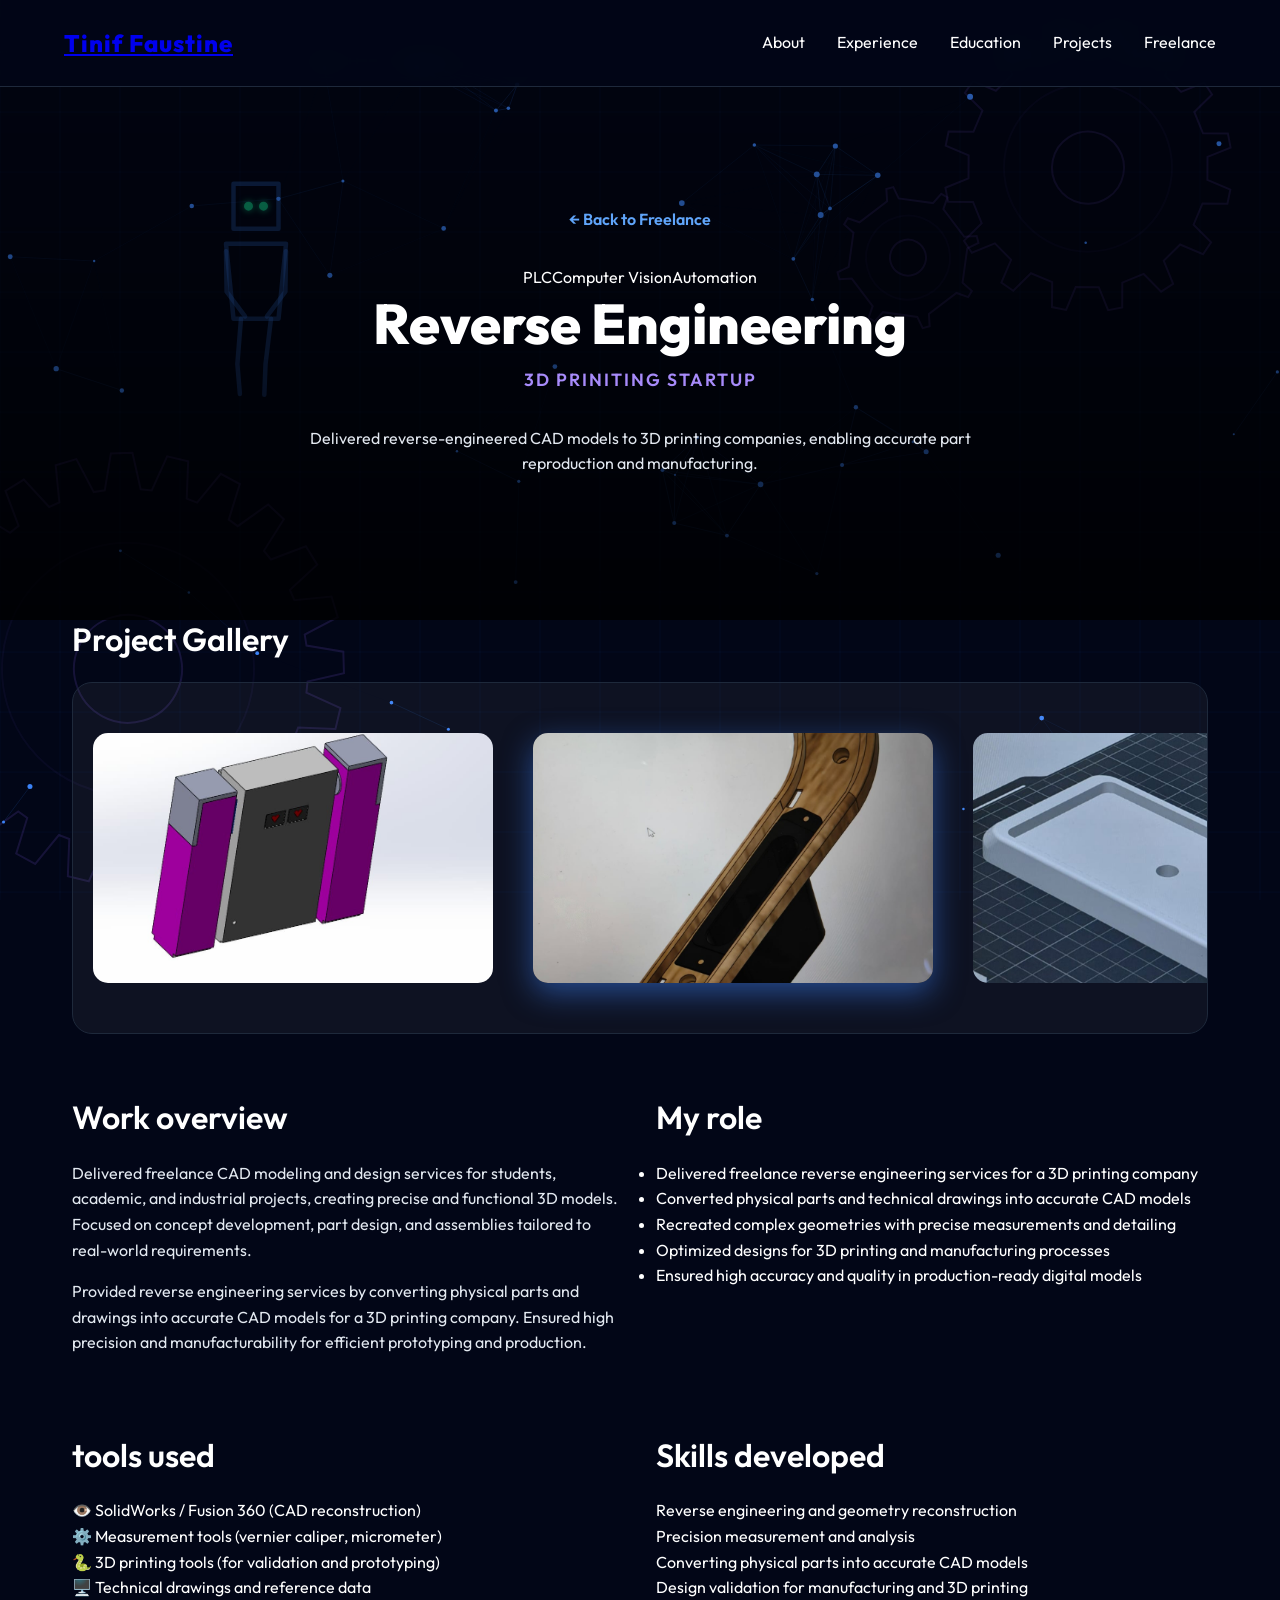
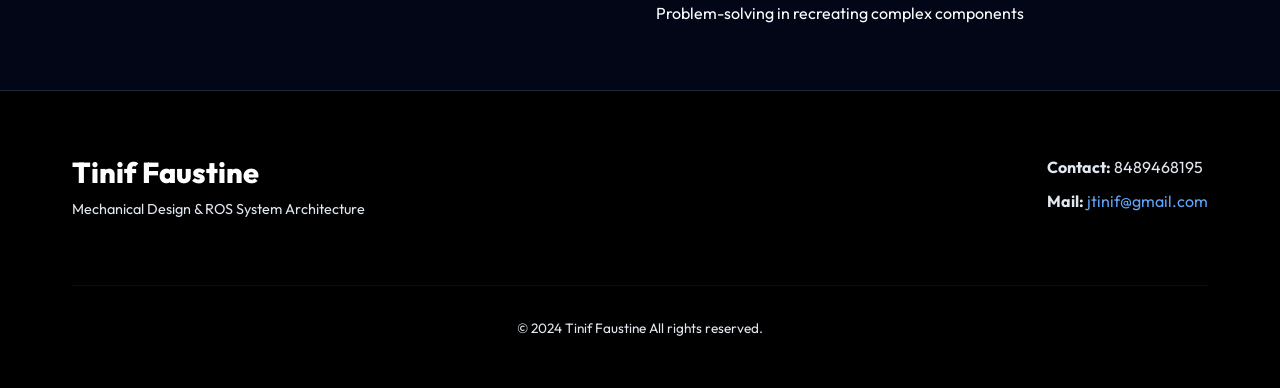
<file: projects/freelance2.html>
<!DOCTYPE html>
<html lang="en">
<head>
    <meta charset="UTF-8">
    <meta name="viewport" content="width=device-width, initial-scale=1.0">
    <title>Reverse Engineering  – Project Detail</title>
    <link rel="stylesheet" href="../style.css">
    <link rel="stylesheet" href="project-detail.css">
    <link href="https://fonts.googleapis.com/css2?family=Outfit:wght@300;400;600;800&display=swap" rel="stylesheet">
</head>
<body>
    <canvas id="bg-canvas"></canvas>

    <nav class="navbar">
        <a href="../index.html" class="logo">Tinif Faustine</a>
        <button class="menu-toggle" id="mobile-menu" aria-label="Toggle menu">
            <span class="bar"></span>
            <span class="bar"></span>
            <span class="bar"></span>
        </button>
        <ul class="nav-links" id="nav-links">
            <li><a href="../index.html#about">About</a></li>
            <li><a href="../index.html#experience">Experience</a></li>
            <li><a href="../index.html#education">Education</a></li>
            <li><a href="../index.html#projects">Projects</a></li>
            <li><a href="../index.html#freelance">Freelance</a></li>
        </ul>
    </nav>

    <main class="project-detail-page">

        <!-- Hero Banner -->
        <section class="pd-hero">
            <div class="pd-hero-overlay"></div>
            <div class="pd-hero-content">
                <a href="../index.html#freelance" class="back-btn">← Back to Freelance</a>
                <div class="pd-tags">
                    <span>PLC</span><span>Computer Vision</span><span>Automation</span>
                </div>
                <h1>Reverse Engineering </h1>
                <div class="pd-company">3D Priniting Startup</div>
                <p>Delivered reverse-engineered CAD models to 3D printing companies, enabling accurate part reproduction and manufacturing.</p>
            </div>
        </section>

        <div class="pd-body container">

            <!-- Image Gallery -->
            <section class="pd-section reveal">
                <h2 class="pd-section-title">Project Gallery</h2>
                <div class="slider-container">
                    <div class="slider-track">
                        <!-- First set of images -->
                        <div class="slider-item">
                            <img src="../assets/images/freelance/freelance2/img1.jpeg" alt="Project Image 1">
                        </div>
                        <div class="slider-item">
                            <img src="../assets/images/freelance/freelance2/img2.jpeg" alt="Project Image 2">
                        </div>
                        <div class="slider-item">
                            <img src="../assets/images/freelance/freelance2/img3.jpeg" alt="Project Image 3">
                        </div>
                        <div class="slider-item">
                            <img src="../assets/images/freelance/freelance2/img4.jpeg" alt="Project Image 4">
                        </div>
                        <div class="slider-item">
                            <img src="../assets/images/freelance/freelance2/img5.jpeg" alt="Project Image 5">
                        </div>
                        <!-- Duplicate set for seamless loop -->
                        <div class="slider-item">
                            <img src="../assets/images/freelance/freelance2/img1.jpeg" alt="Project Image 1">
                        </div>
                        <div class="slider-item">
                            <img src="../assets/images/freelance/freelance2/img2.jpeg" alt="Project Image 2">
                        </div>
                        <div class="slider-item">
                            <img src="../assets/images/freelance/freelance2/img3.jpeg" alt="Project Image 3">
                        </div>
                        <div class="slider-item">
                            <img src="../assets/images/freelance/freelance2/img4.jpeg" alt="Project Image 4">
                        </div>
                        <div class="slider-item">
                            <img src="../assets/images/freelance/freelance2/img5.jpeg" alt="Project Image 5">
                        </div>
                    </div>
                </div>
            </section>

            <!-- Overview + Role -->
            <div class="pd-two-col">
                <section class="pd-section reveal">
                    <h2 class="pd-section-title">Work overview</h2>
                    <p>Delivered freelance CAD modeling and design services for students, academic, and industrial projects, creating precise and functional 3D models. Focused on concept development, part design, and assemblies tailored to real-world requirements.</p>
                    <p>Provided reverse engineering services by converting physical parts and drawings into accurate CAD models for a 3D printing company. Ensured high precision and manufacturability for efficient prototyping and production.</p>
                </section>

                <section class="pd-section reveal">
                    <h2 class="pd-section-title">My role</h2>
                    <ul class="pd-role-list">
                        <li>Delivered freelance reverse engineering services for a 3D printing company</li>
                        <li>Converted physical parts and technical drawings into accurate CAD models</li>
                        <li>Recreated complex geometries with precise measurements and detailing</li>
                        <li>Optimized designs for 3D printing and manufacturing processes</li>
                        <li>Ensured high accuracy and quality in production-ready digital models</li>
                        
                    </ul>
                </section>
            </div>

            <!-- Tools & Skills -->
            <div class="pd-two-col">
                <section class="pd-section reveal">
                    <h2 class="pd-section-title">tools used</h2>
                    <div class="pd-tools-grid">
                        <div class="pd-tool-badge">👁️ SolidWorks / Fusion 360 (CAD reconstruction)</div>
                        <div class="pd-tool-badge">⚙️ Measurement tools (vernier caliper, micrometer)</div>
                        <div class="pd-tool-badge">🐍 3D printing tools (for validation and prototyping)</div>
                        <div class="pd-tool-badge">🖥️ Technical drawings and reference data</div>
                    </div>
                </section>

                <section class="pd-section reveal">
                    <h2 class="pd-section-title">Skills developed</h2>
                    <div class="pd-skills">
                        <div class="pd-skill">
                            <span>Reverse engineering and geometry reconstruction</span>
                            <div class="skill-bar"><div class="skill-fill" style="width: 95%"></div></div>
                        </div>
                        <div class="pd-skill">
                            <span>Precision measurement and analysis</span>
                            <div class="skill-bar"><div class="skill-fill" style="width: 80%"></div></div>
                        </div>
                        <div class="pd-skill">
                            <span>Converting physical parts into accurate CAD models</span>
                            <div class="skill-bar"><div class="skill-fill" style="width: 80%"></div></div>
                        </div>
                        <div class="pd-skill">
                            <span>Design validation for manufacturing and 3D printing</span>
                            <div class="skill-bar"><div class="skill-fill" style="width: 80%"></div></div>
                        </div>
                        <div class="pd-skill">
                            <span>Problem-solving in recreating complex components</span>
                            <div class="skill-bar"><div class="skill-fill" style="width: 90%"></div></div>
                        </div>
                    </div>
                </section>
            </div>

        </div><!-- end .pd-body -->
    </main>

    <footer class="footer">
        <div class="container">
            <div class="footer-content">
                <div class="footer-info">
                    <h3 class="footer-logo">Tinif Faustine</h3>
                    <p>Mechanical Design & ROS System Architecture</p>
                </div>
                <div class="footer-contact">
                    <p><strong>Contact:</strong> 8489468195</p>
                    <p><strong>Mail:</strong> <a href="mailto:jtinif@gmail.com">jtinif@gmail.com</a></p>
                </div>
            </div>
            <div class="footer-bottom">
                <p>&copy; 2024 Tinif Faustine All rights reserved.</p>
            </div>
        </div>
    </footer>

    <script src="../script.js"></script>
</body>
</html>
</file>
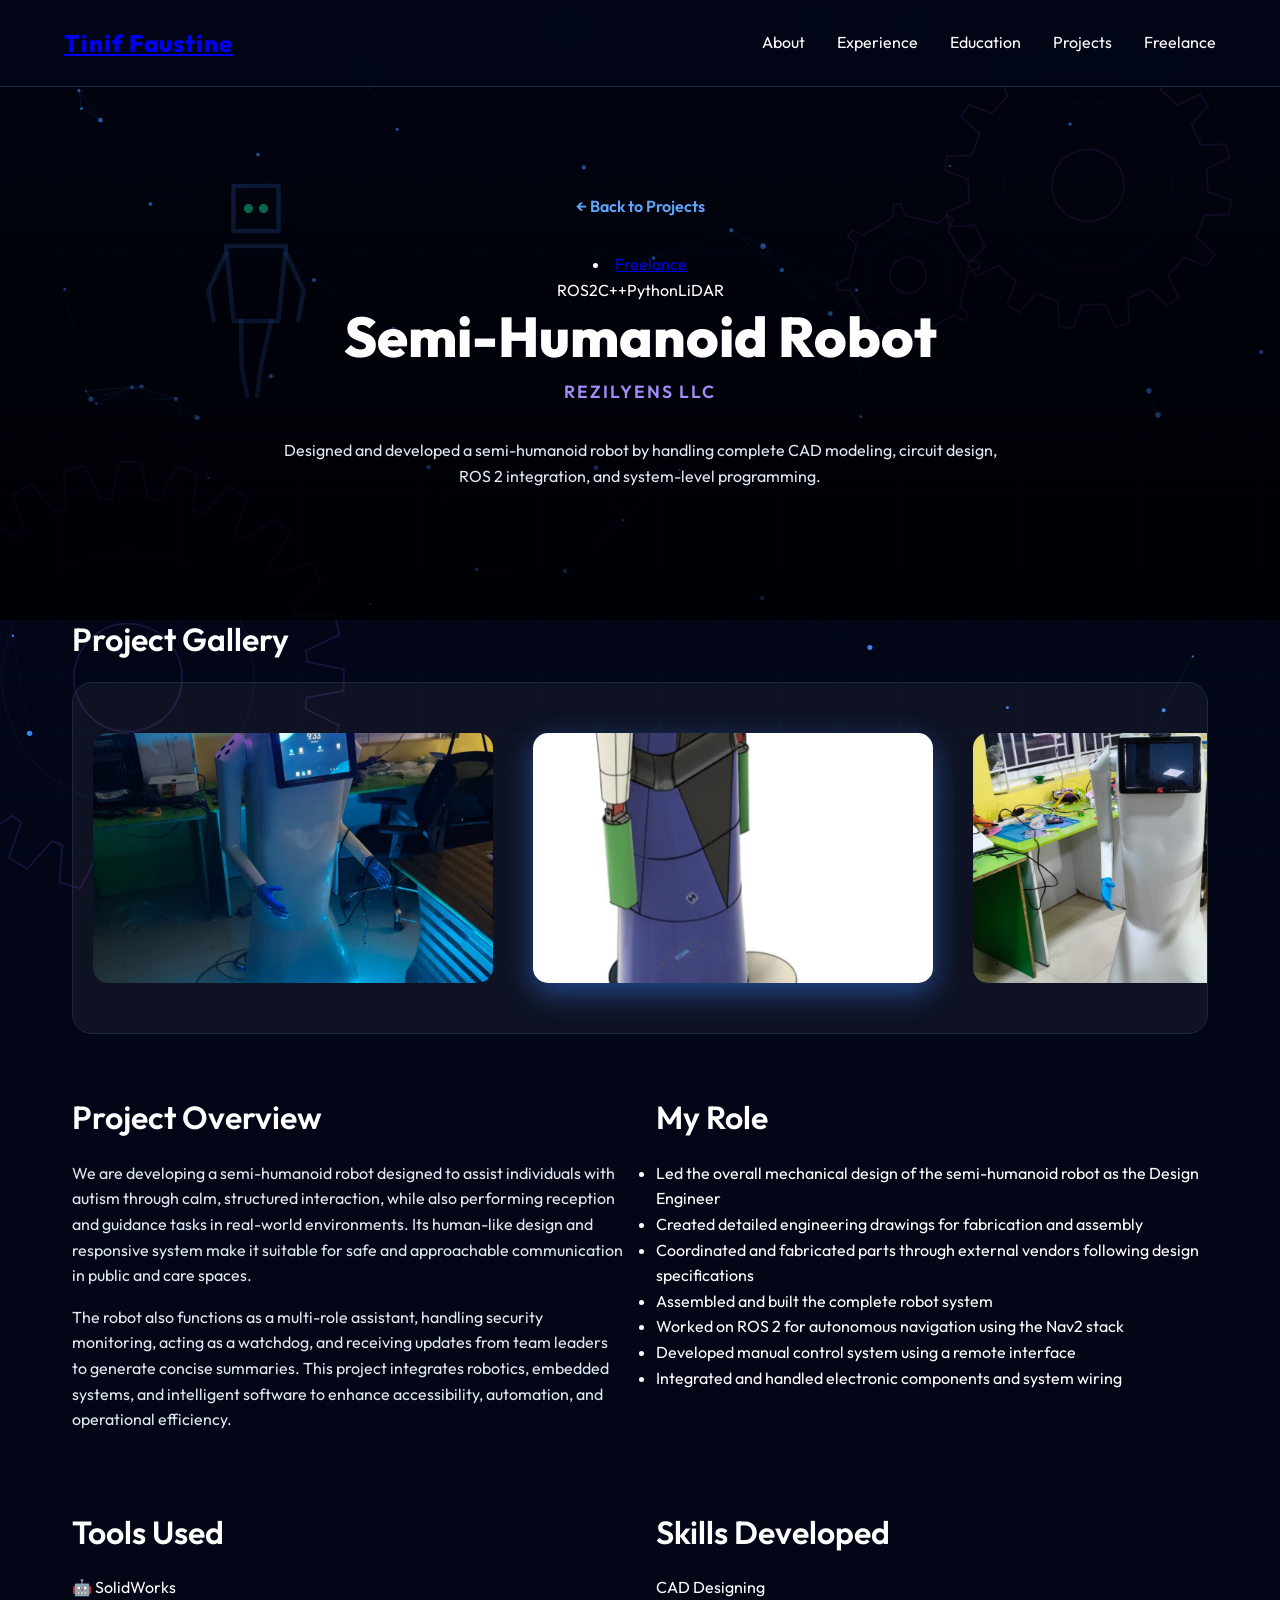
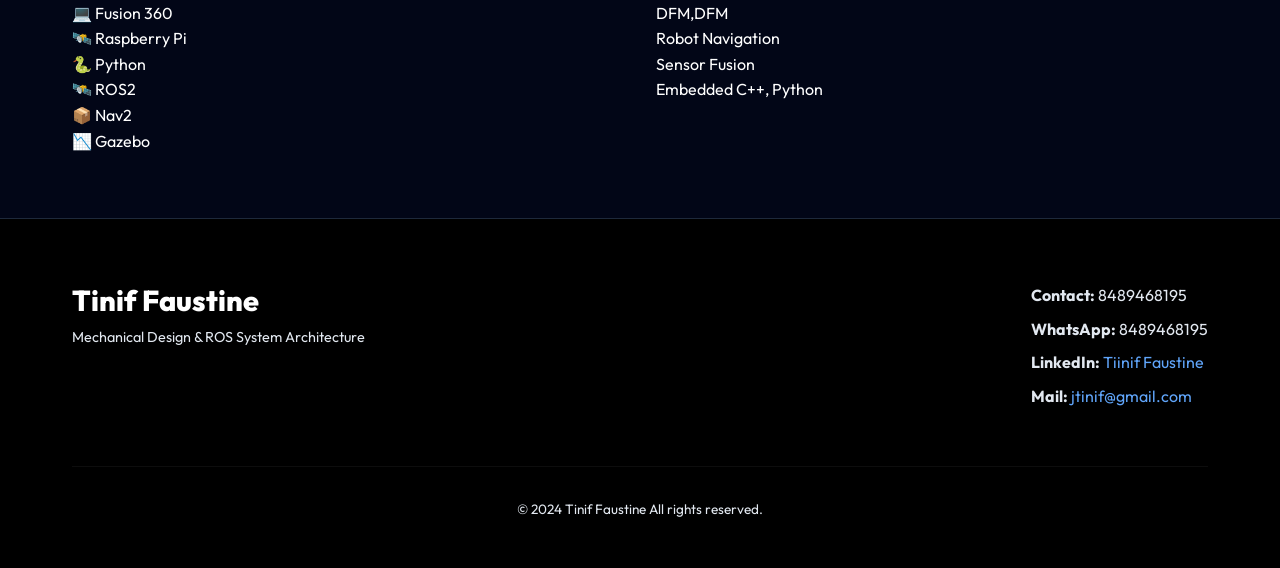
<file: projects/project1.html>
<!DOCTYPE html>
<html lang="en">
<head>
    <meta charset="UTF-8">
    <meta name="viewport" content="width=device-width, initial-scale=1.0">
    <title>Semi-Humanoid Robots – Project Detail</title>
    <link rel="stylesheet" href="../style.css">
    <link rel="stylesheet" href="project-detail.css">
    <link href="https://fonts.googleapis.com/css2?family=Outfit:wght@300;400;600;800&display=swap" rel="stylesheet">
</head>
<body>
    <canvas id="bg-canvas"></canvas>

    <nav class="navbar">
                <a href="../index.html" class="logo">Tinif Faustine</a>
        <button class="menu-toggle" id="mobile-menu" aria-label="Toggle menu">
            <span class="bar"></span>
            <span class="bar"></span>
            <span class="bar"></span>
        </button>
        <ul class="nav-links" id="nav-links">
            <li><a href="../index.html#about">About</a></li>
            <li><a href="../index.html#experience">Experience</a></li>
            <li><a href="../index.html#education">Education</a></li>
            <li><a href="../index.html#projects">Projects</a></li>
            <li><a href="../index.html#freelance">Freelance</a></li>
        </ul>
    </nav>

    <main class="project-detail-page">

        <!-- Hero Banner -->
        <section class="pd-hero">
            <div class="pd-hero-overlay"></div>
            <div class="pd-hero-content">
                <a href="../index.html#projects" class="back-btn">← Back to Projects</a>
            <li><a href="../index.html#freelance">Freelance</a></li>
                <div class="pd-tags">
                    <span>ROS2</span><span>C++</span><span>Python</span><span>LiDAR</span>
                </div>
                <h1>Semi-Humanoid Robot</h1>
                <div class="pd-company">Rezilyens LLC</div>
                <p>Designed and developed a semi-humanoid robot by handling complete CAD modeling, circuit design, ROS 2 integration, and system-level programming.</p>
            </div>
        </section>

        <div class="pd-body container">

            <!-- Image Gallery -->
            <section class="pd-section reveal">
                <h2 class="pd-section-title">Project Gallery</h2>
                <div class="slider-container">
                    <div class="slider-track">
                        <!-- First set of images -->
                        <div class="slider-item">
                            <img src="../assets/images/projects/project1/img1.jpeg" alt="Project Image 1">
                        </div>
                        <div class="slider-item">
                            <img src="../assets/images/projects/project1/img2.jpeg" alt="Project Image 2">
                        </div>
                        <div class="slider-item">
                            <img src="../assets/images/projects/project1/img3.jpeg" alt="Project Image 3">
                        </div>
                        <div class="slider-item">
                            <img src="../assets/images/projects/project1/img4.jpeg" alt="Project Image 4">
                        </div>
                        <div class="slider-item">
                            <img src="../assets/images/projects/project1/img5.jpeg" alt="Project Image 5">
                        </div>
                        <div class="slider-item">
                            <img src="../assets/images/projects/project1/img5.jpeg" alt="Project Image 5">
                        </div>

                        <!-- Duplicate set for seamless loop -->
                        <div class="slider-item">
                            <img src="../assets/images/projects/project1/img1.jpeg" alt="Project Image 1">
                        </div>
                        <div class="slider-item">
                            <img src="../assets/images/projects/project1/img2.jpeg" alt="Project Image 2">
                        </div>
                        <div class="slider-item">
                            <img src="../assets/images/projects/project1/img3.jpeg" alt="Project Image 3">
                        </div>
                        <div class="slider-item">
                            <img src="../assets/images/projects/project1/img4.jpeg" alt="Project Image 4">
                        </div>
                        <div class="slider-item">
                            <img src="../assets/images/projects/project1/img5.jpeg" alt="Project Image 5">
                        </div>
                        <div class="slider-item">
                            <img src="../assets/images/projects/project1/img5.jpeg" alt="Project Image 5">
                        </div>
                    </div>
                </div>
            </section>

            <!-- Overview + Role -->
            <div class="pd-two-col">
                <section class="pd-section reveal">
                    <h2 class="pd-section-title">Project Overview</h2>
                    <p>We are developing a semi-humanoid robot designed to assist individuals with autism through calm, structured interaction, while also performing reception and guidance tasks in real-world environments. Its human-like design and responsive system make it suitable for safe and approachable communication in public and care spaces.</p>
                    <p>The robot also functions as a multi-role assistant, handling security monitoring, acting as a watchdog, and receiving updates from team leaders to generate concise summaries. This project integrates robotics, embedded systems, and intelligent software to enhance accessibility, automation, and operational efficiency.</p>
                </section>

                <section class="pd-section reveal">
                    <h2 class="pd-section-title">My Role</h2>
                    <ul class="pd-role-list">
                        <li>Led the overall mechanical design of the semi-humanoid robot as the Design Engineer</li>
                        <li>Created detailed engineering drawings for fabrication and assembly</li>
                        <li>Coordinated and fabricated parts through external vendors following design specifications</li>
                        <li>Assembled and built the complete robot system</li>
                        <li>Worked on ROS 2 for autonomous navigation using the Nav2 stack</li>
                        <li>Developed manual control system using a remote interface</li>
                        <li>Integrated and handled electronic components and system wiring</li>
                    </ul>
                </section>
            </div>

            <!-- Tools & Skills -->
            <div class="pd-two-col">
                <section class="pd-section reveal">
                    <h2 class="pd-section-title">Tools Used</h2>
                    <div class="pd-tools-grid">
                        <div class="pd-tool-badge">🤖 SolidWorks</div>
                        <div class="pd-tool-badge">💻 Fusion 360</div>
                        <div class="pd-tool-badge">🛰️ Raspberry Pi</div>
                        <div class="pd-tool-badge">🐍 Python</div>
                        <div class="pd-tool-badge">🛰️ ROS2</div>
                        <div class="pd-tool-badge">📦 Nav2</div>
                        <div class="pd-tool-badge">📉 Gazebo</div>
                    </div>
                </section>

                <section class="pd-section reveal">
                    <h2 class="pd-section-title">Skills Developed</h2>
                    <div class="pd-skills">
                        <div class="pd-skill">
                            <span>CAD Designing</span>
                            <div class="skill-bar"><div class="skill-fill" style="width: 95%"></div></div>
                        </div>
                        <div class="pd-skill">
                            <span>DFM,DFM</span>
                            <div class="skill-bar"><div class="skill-fill" style="width: 95%"></div></div>
                        </div>
                        <div class="pd-skill">
                            <span>Robot Navigation</span>
                            <div class="skill-bar"><div class="skill-fill" style="width: 95%"></div></div>
                        </div>
                        <div class="pd-skill">
                            <span>Sensor Fusion</span>
                            <div class="skill-bar"><div class="skill-fill" style="width: 85%"></div></div>
                        </div>
                        <div class="pd-skill">
                            <span>Embedded C++, Python</span>
                            <div class="skill-bar"><div class="skill-fill" style="width: 90%"></div></div>
                        </div>
                    </div>
                </section>
            </div>


        </div><!-- end .pd-body -->
    </main>

    <footer class="footer">
        <div class="container">
            <div class="footer-content">
                <div class="footer-info">
                    <h3 class="footer-logo">Tinif Faustine</h3>
                    <p>Mechanical Design & ROS System Architecture</p>
                </div>
                <div class="footer-contact">
                    <p><strong>Contact:</strong> 8489468195</p>
                    <p><strong>WhatsApp:</strong> 8489468195</p>
                    <p><strong>LinkedIn:</strong> <a href="https://www.linkedin.com/in/tinif-faustine-j" target="_blank">Tiinif Faustine</a></p>
                    <p><strong>Mail:</strong> <a href="mailto:jtinif@gmail.com">jtinif@gmail.com</a></p>
                    
                </div>
            </div>
            <div class="footer-bottom">
                <p>&copy; 2024 Tinif Faustine All rights reserved.</p>
            </div>
        </div>
    </footer>

    <script src="../script.js"></script>
</body>
</html>
</file>
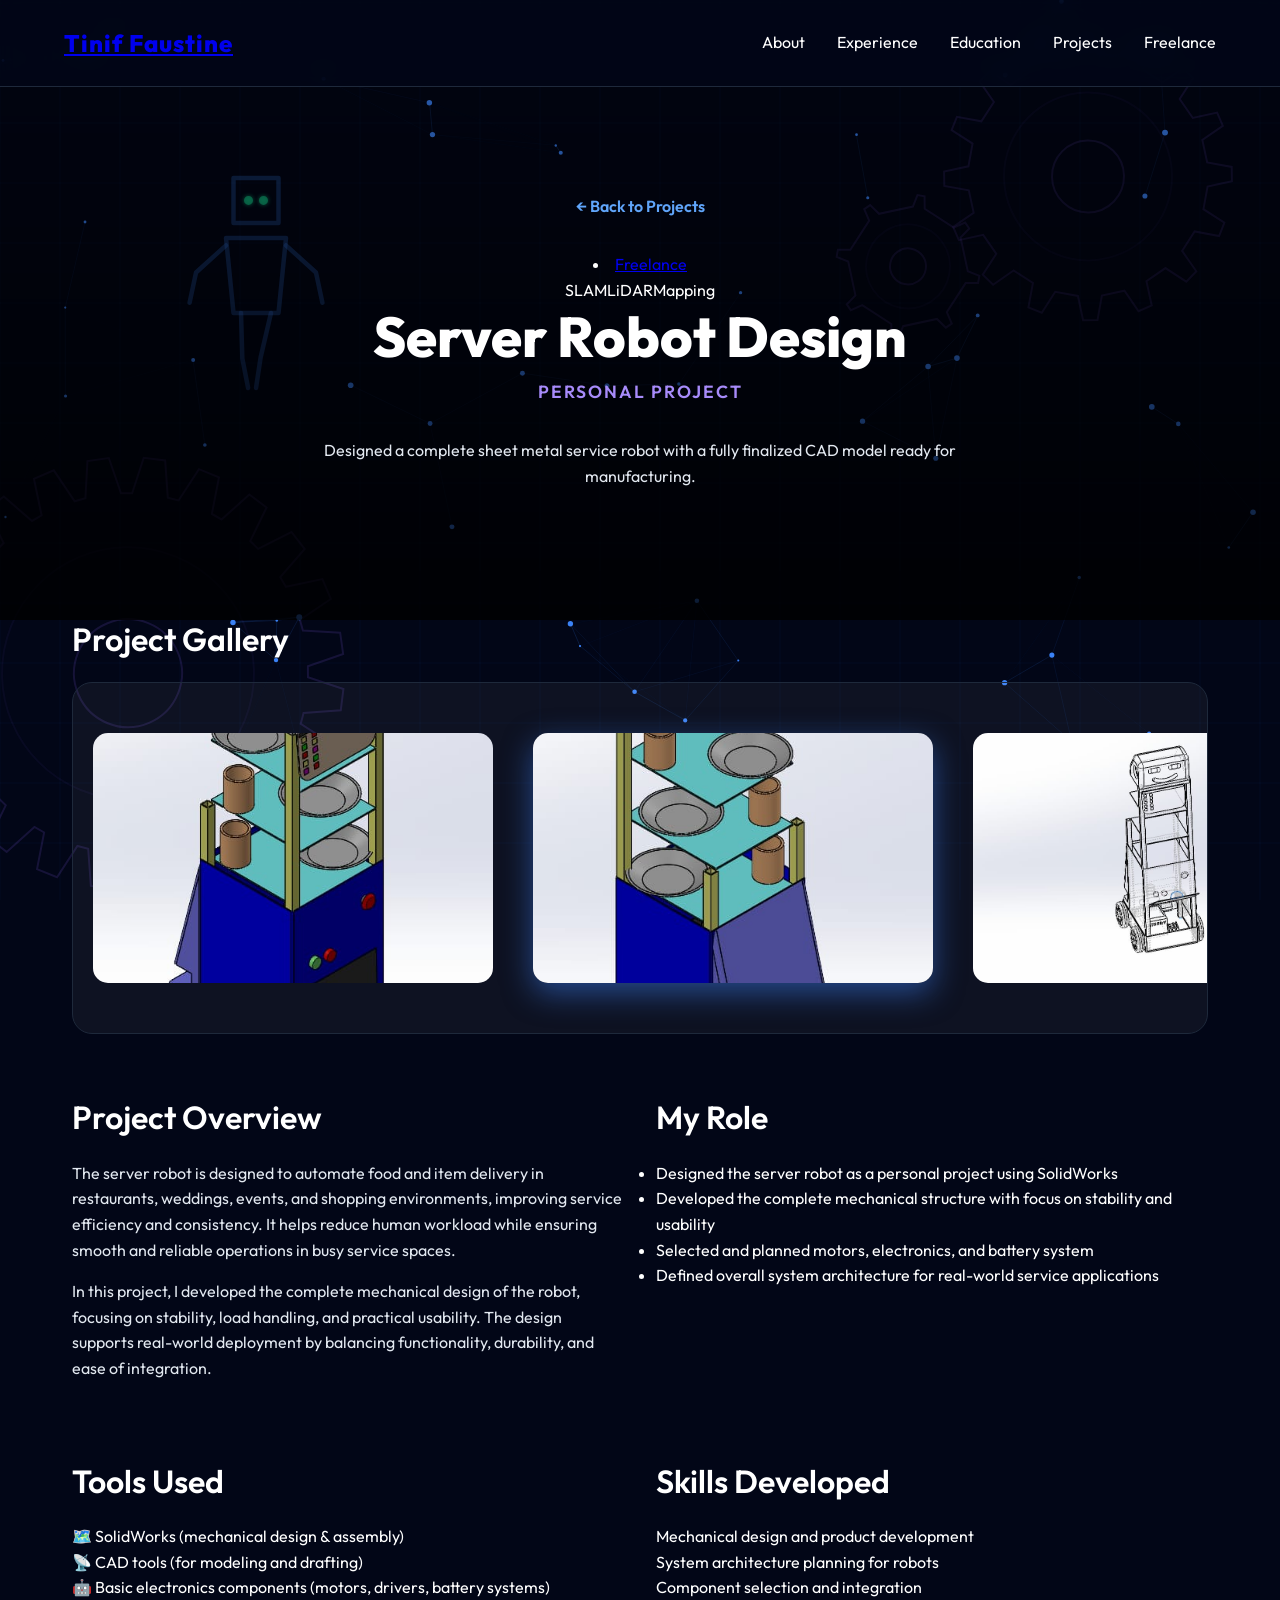
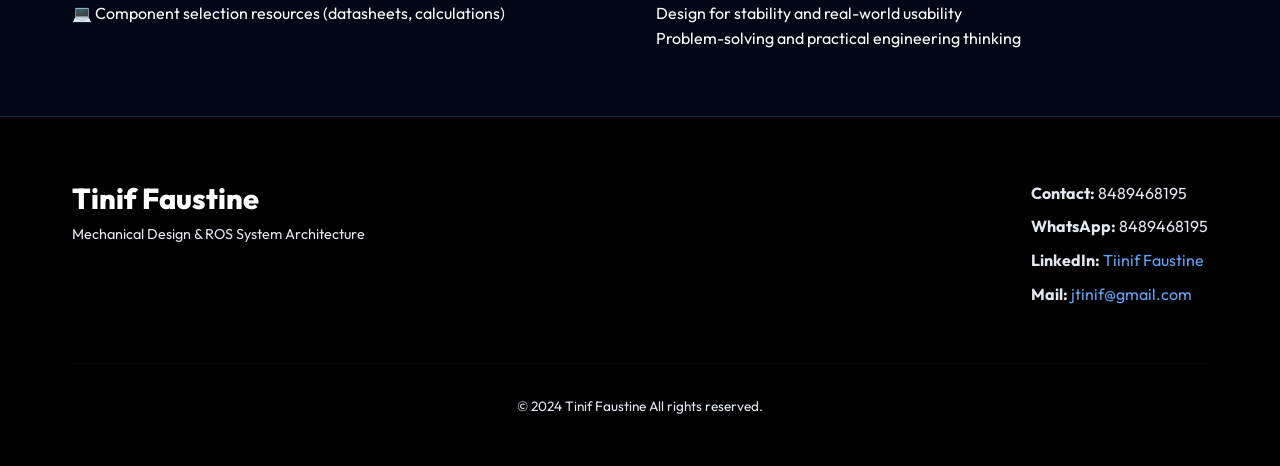
<file: projects/project3.html>
<!DOCTYPE html>
<html lang="en">
<head>
    <meta charset="UTF-8">
    <meta name="viewport" content="width=device-width, initial-scale=1.0">
    <title>Server Robot Design – Project Detail</title>
    <link rel="stylesheet" href="../style.css">
    <link rel="stylesheet" href="project-detail.css">
    <link href="https://fonts.googleapis.com/css2?family=Outfit:wght@300;400;600;800&display=swap" rel="stylesheet">
</head>
<body>
    <canvas id="bg-canvas"></canvas>

    <nav class="navbar">
        <a href="../index.html" class="logo">Tinif Faustine</a>
        <button class="menu-toggle" id="mobile-menu" aria-label="Toggle menu">
            <span class="bar"></span>
            <span class="bar"></span>
            <span class="bar"></span>
        </button>
        <ul class="nav-links" id="nav-links">
            <li><a href="../index.html#about">About</a></li>
            <li><a href="../index.html#experience">Experience</a></li>
            <li><a href="../index.html#education">Education</a></li>
            <li><a href="../index.html#projects">Projects</a></li>
            <li><a href="../index.html#freelance">Freelance</a></li>
        </ul>
    </nav>

    <main class="project-detail-page">
        <section class="pd-hero">
            <div class="pd-hero-overlay"></div>
            <div class="pd-hero-content">
                <a href="../index.html#projects" class="back-btn">← Back to Projects</a>
            <li><a href="../index.html#freelance">Freelance</a></li>
                <div class="pd-tags">
                    <span>SLAM</span><span>LiDAR</span><span>Mapping</span>
                </div>
                <h1>Server Robot Design</h1>
                <div class="pd-company">Personal Project</div>
                <p>Designed a complete sheet metal service robot with a fully finalized CAD model ready for manufacturing.</p>
            </div>
        </section>

        <div class="pd-body container">
            <section class="pd-section reveal">
                <h2 class="pd-section-title">Project Gallery</h2>
                <div class="slider-container">
                    <div class="slider-track">
                        <div class="slider-item">
                            <img src="../assets/images/projects/project3/img1.jpeg" alt="Project Image 1">
                        </div>
                        <div class="slider-item">
                            <img src="../assets/images/projects/project3/img2.jpeg" alt="Project Image 2">
                        </div>
                        <div class="slider-item">
                            <img src="../assets/images/projects/project3/img3.jpeg" alt="Project Image 3">
                        </div>
                        <div class="slider-item">
                            <img src="../assets/images/projects/project3/img4.jpeg" alt="Project Image 4">
                        </div>
                        <div class="slider-item">
                            <img src="../assets/images/projects/project3/img5.jpeg" alt="Project Image 5">
                        </div>
                        <div class="slider-item">
                            <img src="../assets/images/projects/project3/img1.jpeg" alt="Project Image 1">
                        </div>
                        <div class="slider-item">
                            <img src="../assets/images/projects/project3/img2.jpeg" alt="Project Image 2">
                        </div>
                        <div class="slider-item">
                            <img src="../assets/images/projects/project3/img3.jpeg" alt="Project Image 3">
                        </div>
                        <div class="slider-item">
                            <img src="../assets/images/projects/project3/img4.jpeg" alt="Project Image 4">
                        </div>
                        <div class="slider-item">
                            <img src="../assets/images/projects/project3/img5.jpeg" alt="Project Image 5">
                        </div>
                    </div>
                </div>
            </section>

            <div class="pd-two-col">
                <section class="pd-section reveal">
                    <h2 class="pd-section-title">Project Overview</h2>
                    <p>The server robot is designed to automate food and item delivery in restaurants, weddings, events, and shopping environments, improving service efficiency and consistency. It helps reduce human workload while ensuring smooth and reliable operations in busy service spaces.</p>
                    <p>In this project, I developed the complete mechanical design of the robot, focusing on stability, load handling, and practical usability. The design supports real-world deployment by balancing functionality, durability, and ease of integration.</p>
                </section>

                <section class="pd-section reveal">
                    <h2 class="pd-section-title">My Role</h2>
                    <ul class="pd-role-list">
                        <li>Designed the server robot as a personal project using SolidWorks</li>
                        <li>Developed the complete mechanical structure with focus on stability and usability</li>
                        <li>Selected and planned motors, electronics, and battery system</li>
                        <li>Defined overall system architecture for real-world service applications</li>
                        
                    </ul>
                </section>
            </div>

            <!-- Tools & Skills -->
            <div class="pd-two-col">
                <section class="pd-section reveal">
                    <h2 class="pd-section-title">Tools Used</h2>
                    <div class="pd-tools-grid">
                        <div class="pd-tool-badge">🗺️ SolidWorks (mechanical design & assembly)</div>
                        <div class="pd-tool-badge">📡 CAD tools (for modeling and drafting)</div>
                        <div class="pd-tool-badge">🤖 Basic electronics components (motors, drivers, battery systems)</div>
                        <div class="pd-tool-badge">💻 Component selection resources (datasheets, calculations)</div>
                        
                    </div>
                </section>

                <section class="pd-section reveal">
                    <h2 class="pd-section-title">Skills Developed</h2>
                    <div class="pd-skills">
                        <div class="pd-skill">
                            <span>Mechanical design and product development</span>
                            <div class="skill-bar"><div class="skill-fill" style="width: 95%"></div></div>
                        </div>
                        <div class="pd-skill">
                            <span>System architecture planning for robots</span>
                            <div class="skill-bar"><div class="skill-fill" style="width: 88%"></div></div>
                        </div>
                        <div class="pd-skill">
                            <span>Component selection and integration</span>
                            <div class="skill-bar"><div class="skill-fill" style="width: 88%"></div></div>
                        </div>
                        <div class="pd-skill">
                            <span>Design for stability and real-world usability</span>
                            <div class="skill-bar"><div class="skill-fill" style="width: 88%"></div></div>
                        </div>
                        <div class="pd-skill">
                            <span>Problem-solving and practical engineering thinking</span>
                            <div class="skill-bar"><div class="skill-fill" style="width: 85%"></div></div>
                        </div>
                    </div>
                </section>
            </div>

        </div>
    </main>

    <footer class="footer">
        <div class="container">
            <div class="footer-content">
                <div class="footer-info">
                    <h3 class="footer-logo">Tinif Faustine</h3>
                    <p>Mechanical Design & ROS System Architecture</p>
                </div>
                <div class="footer-contact">
                    <p><strong>Contact:</strong> 8489468195</p>
                    <p><strong>WhatsApp:</strong> 8489468195</p>
                    <p><strong>LinkedIn:</strong> <a href="https://www.linkedin.com/in/tinif-faustine-j" target="_blank">Tiinif Faustine</a></p>
                    <p><strong>Mail:</strong> <a href="mailto:jtinif@gmail.com">jtinif@gmail.com</a></p>
                </div>
            </div>
            <div class="footer-bottom">
                <p>&copy; 2024 Tinif Faustine All rights reserved.</p>
            </div>
        </div>
    </footer>

    <script src="../script.js"></script>
</body>
</html>
</file>
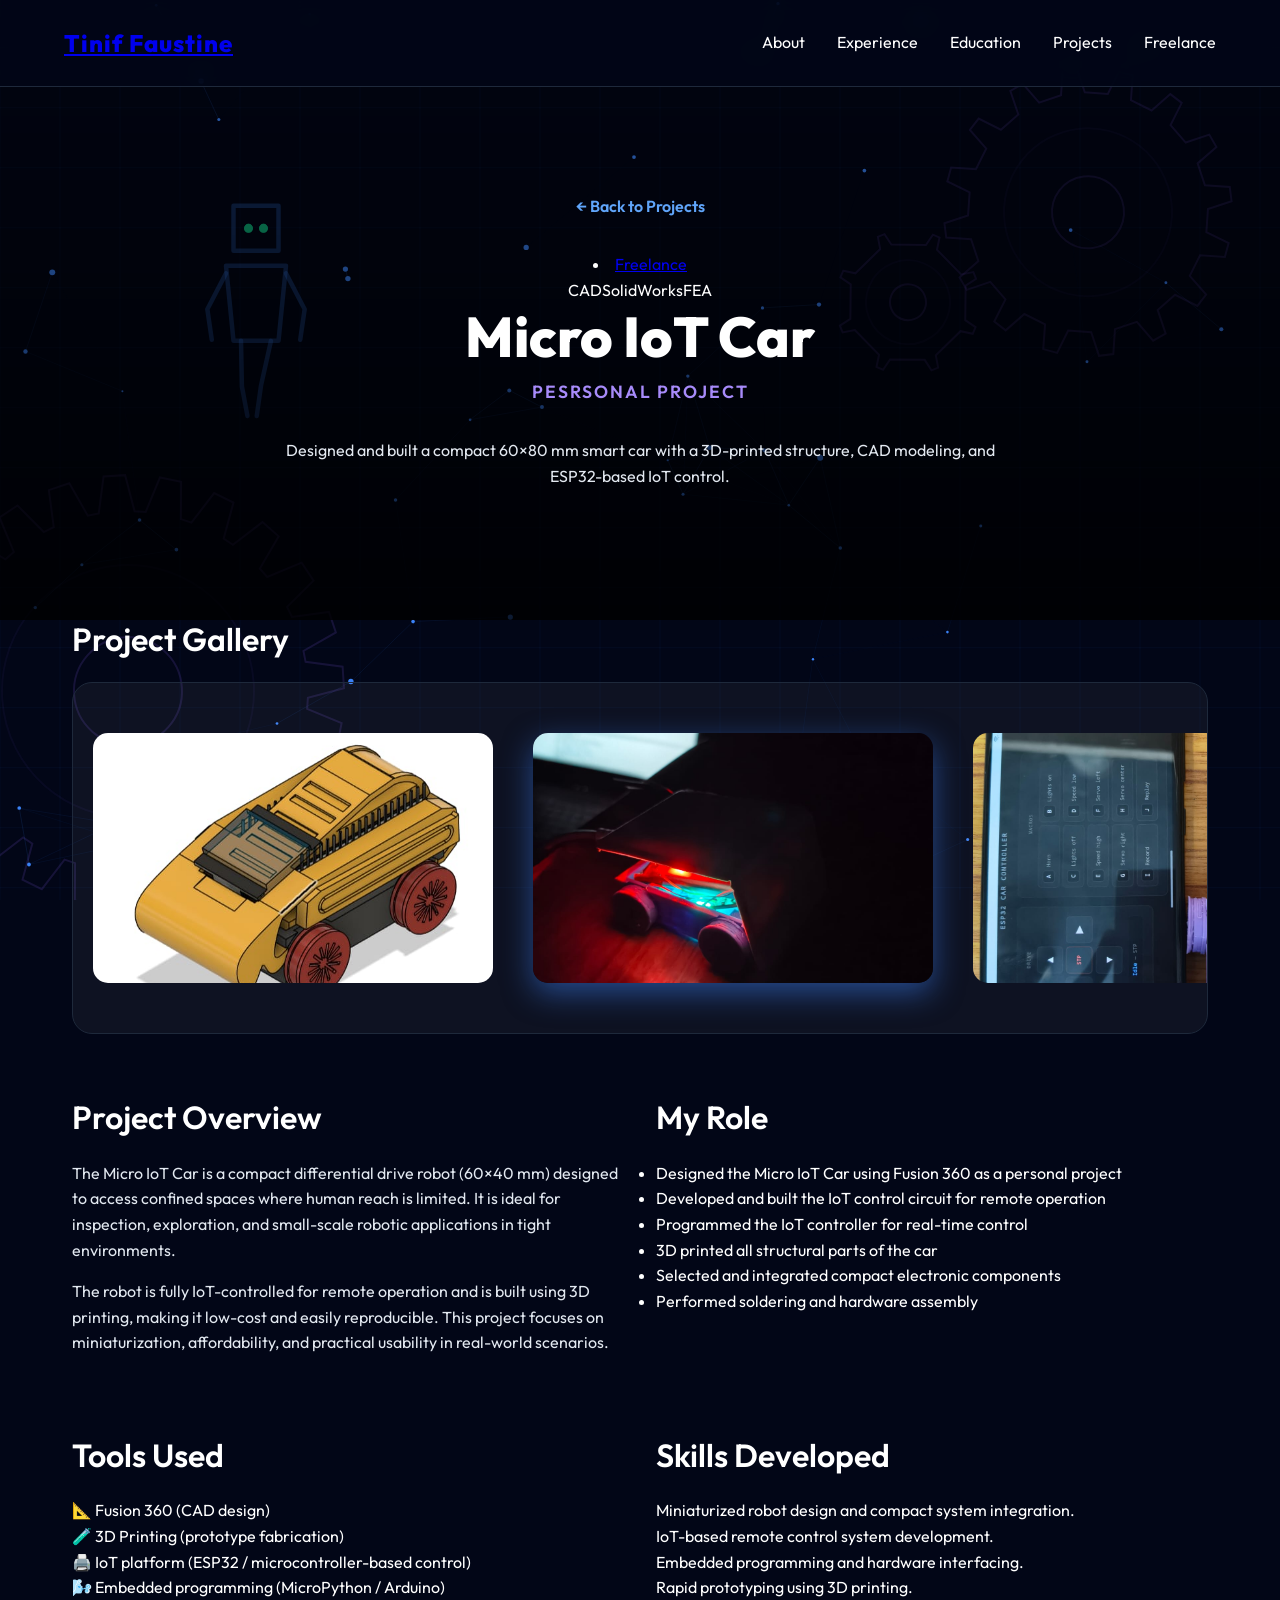
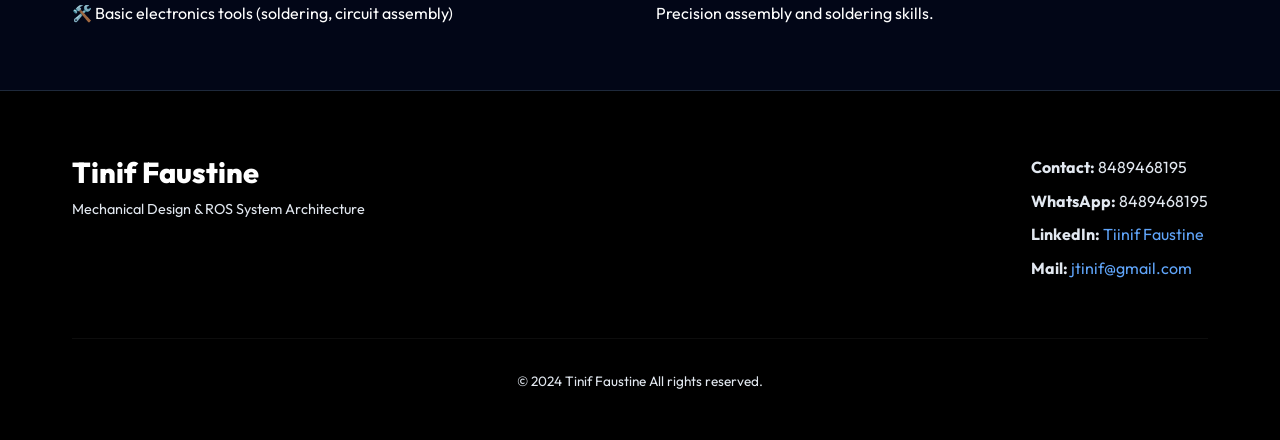
<file: projects/project4.html>
<!DOCTYPE html>
<html lang="en">
<head>
    <meta charset="UTF-8">
    <meta name="viewport" content="width=device-width, initial-scale=1.0">
    <title>Micro IoT Car – Project Detail</title>
    <link rel="stylesheet" href="../style.css">
    <link rel="stylesheet" href="project-detail.css">
    <link href="https://fonts.googleapis.com/css2?family=Outfit:wght@300;400;600;800&display=swap" rel="stylesheet">
</head>
<body>
    <canvas id="bg-canvas"></canvas>

    <nav class="navbar">
        <a href="../index.html" class="logo">Tinif Faustine</a>
        <button class="menu-toggle" id="mobile-menu" aria-label="Toggle menu">
            <span class="bar"></span>
            <span class="bar"></span>
            <span class="bar"></span>
        </button>
        <ul class="nav-links" id="nav-links">
            <li><a href="../index.html#about">About</a></li>
            <li><a href="../index.html#experience">Experience</a></li>
            <li><a href="../index.html#education">Education</a></li>
            <li><a href="../index.html#projects">Projects</a></li>
            <li><a href="../index.html#freelance">Freelance</a></li>
        </ul>
    </nav>

    <main class="project-detail-page">
        <section class="pd-hero">
            <div class="pd-hero-overlay"></div>
            <div class="pd-hero-content">
                <a href="../index.html#projects" class="back-btn">← Back to Projects</a>
            <li><a href="../index.html#freelance">Freelance</a></li>
                <div class="pd-tags">
                    <span>CAD</span><span>SolidWorks</span><span>FEA</span>
                </div>
                <h1>Micro IoT Car</h1>
                <div class="pd-company">Pesrsonal Project</div>
                <p>Designed and built a compact 60×80 mm smart car with a 3D-printed structure, CAD modeling, and ESP32-based IoT control.</p>
            </div>
        </section>

        <div class="pd-body container">
            <section class="pd-section reveal">
                <h2 class="pd-section-title">Project Gallery</h2>
                <div class="slider-container">
                    <div class="slider-track">
                        <div class="slider-item">
                            <img src="../assets/images/projects/project4/img1.jpeg" alt="Project Image 1">
                        </div>
                        <div class="slider-item">
                            <img src="../assets/images/projects/project4/img2.jpeg" alt="Project Image 2">
                        </div>
                        <div class="slider-item">
                            <img src="../assets/images/projects/project4/img3.jpeg" alt="Project Image 3">
                        </div>
                        <div class="slider-item">
                            <img src="../assets/images/projects/project4/img4.jpeg" alt="Project Image 4">
                        </div>
                        <div class="slider-item">
                            <img src="../assets/images/projects/project4/img5.jpeg" alt="Project Image 5">
                        </div>
                        <div class="slider-item">
                            <img src="../assets/images/projects/project4/img6.jpeg" alt="Project Image 1">
                        </div>
                        <div class="slider-item">
                            <img src="../assets/images/projects/project4/img7.jpeg" alt="Project Image 2">
                        </div>
                        <div class="slider-item">
                            <img src="../assets/images/projects/project4/img8.jpeg" alt="Project Image 3">
                        </div>
                        <div class="slider-item">
                            <img src="../assets/images/projects/project4/img9.jpeg" alt="Project Image 4">
                        </div>
                        <div class="slider-item">
                            <img src="../assets/images/projects/project4/img10.jpeg" alt="Project Image 5">
                        </div>


                        <div class="slider-item">
                            <img src="../assets/images/projects/project4/img1.jpeg" alt="Project Image 1">
                        </div>
                        <div class="slider-item">
                            <img src="../assets/images/projects/project4/img2.jpeg" alt="Project Image 2">
                        </div>
                        <div class="slider-item">
                            <img src="../assets/images/projects/project4/img3.jpeg" alt="Project Image 3">
                        </div>
                        <div class="slider-item">
                            <img src="../assets/images/projects/project4/img4.jpeg" alt="Project Image 4">
                        </div>
                        <div class="slider-item">
                            <img src="../assets/images/projects/project4/img5.jpeg" alt="Project Image 5">
                        </div>
                        <div class="slider-item">
                            <img src="../assets/images/projects/project4/img6.jpeg" alt="Project Image 1">
                        </div>
                        <div class="slider-item">
                            <img src="../assets/images/projects/project4/img7.jpeg" alt="Project Image 2">
                        </div>
                        <div class="slider-item">
                            <img src="../assets/images/projects/project4/img8.jpeg" alt="Project Image 3">
                        </div>
                        <div class="slider-item">
                            <img src="../assets/images/projects/project4/img9.jpeg" alt="Project Image 4">
                        </div>
                        <div class="slider-item">
                            <img src="../assets/images/projects/project4/img10.jpeg" alt="Project Image 5">
                        </div>
                    </div>
                </div>
            </section>

            <div class="pd-two-col">
                <section class="pd-section reveal">
                    <h2 class="pd-section-title">Project Overview</h2>
                    <p>The Micro IoT Car is a compact differential drive robot (60×40 mm) designed to access confined spaces where human reach is limited. It is ideal for inspection, exploration, and small-scale robotic applications in tight environments.</p>
                    <p>The robot is fully IoT-controlled for remote operation and is built using 3D printing, making it low-cost and easily reproducible. This project focuses on miniaturization, affordability, and practical usability in real-world scenarios.</p>
                </section>

                <section class="pd-section reveal">
                    <h2 class="pd-section-title">My Role</h2>
                    <ul class="pd-role-list">
                        <li>Designed the Micro IoT Car using Fusion 360 as a personal project</li>
                        <li>Developed and built the IoT control circuit for remote operation</li>
                        <li>Programmed the IoT controller for real-time control</li>
                        <li>3D printed all structural parts of the car</li>
                        <li>Selected and integrated compact electronic components</li>
                        <li>Performed soldering and hardware assembly</li>
                    </ul>
                </section>
            </div>

            <!-- Tools & Skills -->
            <div class="pd-two-col">
                <section class="pd-section reveal">
                    <h2 class="pd-section-title">Tools Used</h2>
                    <div class="pd-tools-grid">
                        <div class="pd-tool-badge">📐 Fusion 360 (CAD design)</div>
                        <div class="pd-tool-badge">🧪 3D Printing (prototype fabrication)</div>
                        <div class="pd-tool-badge">🖨️ IoT platform (ESP32 / microcontroller-based control)</div>
                        <div class="pd-tool-badge">🌬️ Embedded programming (MicroPython / Arduino)</div>
                        <div class="pd-tool-badge">🛠️ Basic electronics tools (soldering, circuit assembly)</div>
                        
                    </div>
                </section>

                <section class="pd-section reveal">
                    <h2 class="pd-section-title">Skills Developed</h2>
                    <div class="pd-skills">
                        <div class="pd-skill">
                            <span>Miniaturized robot design and compact system integration.</span>
                            <div class="skill-bar"><div class="skill-fill" style="width: 95%"></div></div>
                        </div>
                        <div class="pd-skill">
                            <span>IoT-based remote control system development.</span>
                            <div class="skill-bar"><div class="skill-fill" style="width: 95%"></div></div>
                        </div>
                        <div class="pd-skill">
                            <span>Embedded programming and hardware interfacing.</span>
                            <div class="skill-bar"><div class="skill-fill" style="width: 95%"></div></div>
                        </div>
                        <div class="pd-skill">
                            <span>Rapid prototyping using 3D printing.</span>
                            <div class="skill-bar"><div class="skill-fill" style="width: 90%"></div></div>
                        </div>
                        <div class="pd-skill">
                            <span>Precision assembly and soldering skills.</span>
                            <div class="skill-bar"><div class="skill-fill" style="width: 85%"></div></div>
                        </div>
                    </div>
                </section>
            </div>

        </div>
    </main>

    <footer class="footer">
        <div class="container">
            <div class="footer-content">
                <div class="footer-info">
                    <h3 class="footer-logo">Tinif Faustine</h3>
                    <p>Mechanical Design & ROS System Architecture</p>
                </div>
                <div class="footer-contact">
                    <p><strong>Contact:</strong> 8489468195</p>
                    <p><strong>WhatsApp:</strong> 8489468195</p>
                    <p><strong>LinkedIn:</strong> <a href="https://www.linkedin.com/in/tinif-faustine-j" target="_blank">Tiinif Faustine</a></p>
                    <p><strong>Mail:</strong> <a href="mailto:jtinif@gmail.com">jtinif@gmail.com</a></p>
                </div>
            </div>
            <div class="footer-bottom">
                <p>&copy; 2024 Tinif Faustine All rights reserved.</p>
            </div>
        </div>
    </footer>

    <script src="../script.js"></script>
</body>
</html>
</file>
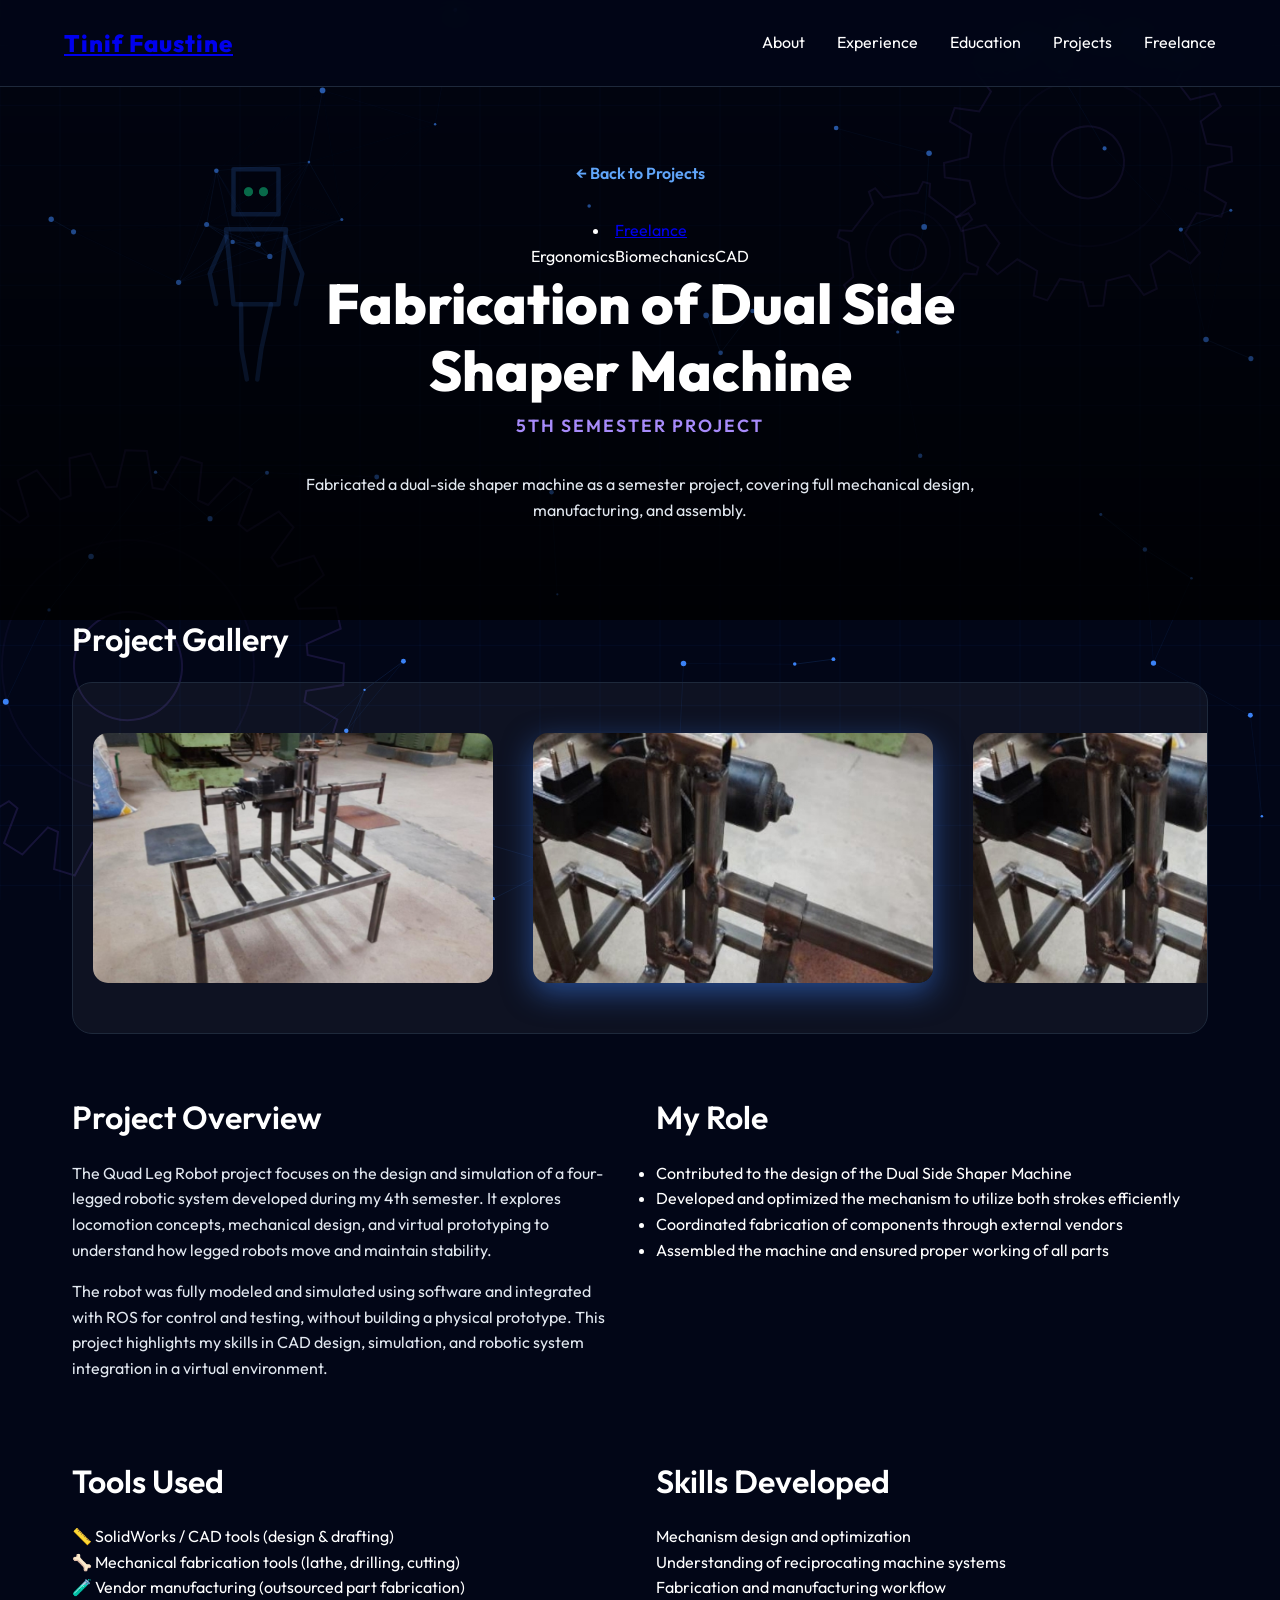
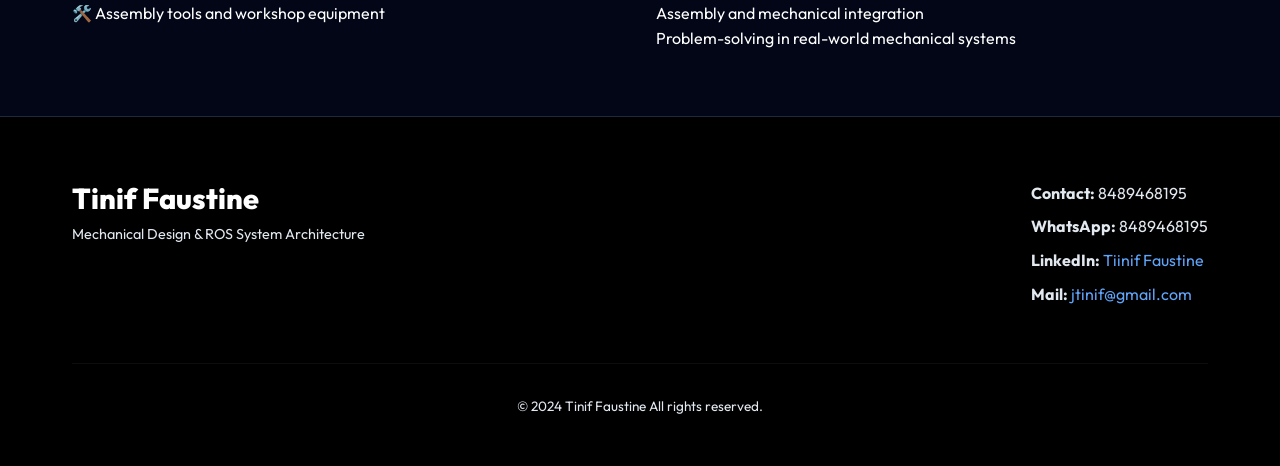
<file: projects/project6.html>
<!DOCTYPE html>
<html lang="en">
<head>
    <meta charset="UTF-8">
    <meta name="viewport" content="width=device-width, initial-scale=1.0">
    <title>Fabrication of Dual Side Shaper Machine – Project Detail</title>
    <link rel="stylesheet" href="../style.css">
    <link rel="stylesheet" href="project-detail.css">
    <link href="https://fonts.googleapis.com/css2?family=Outfit:wght@300;400;600;800&display=swap" rel="stylesheet">
</head>
<body>
    <canvas id="bg-canvas"></canvas>

    <nav class="navbar">
        <a href="../index.html" class="logo">Tinif Faustine</a>
        <button class="menu-toggle" id="mobile-menu" aria-label="Toggle menu">
            <span class="bar"></span>
            <span class="bar"></span>
            <span class="bar"></span>
        </button>
        <ul class="nav-links" id="nav-links">
            <li><a href="../index.html#about">About</a></li>
            <li><a href="../index.html#experience">Experience</a></li>
            <li><a href="../index.html#education">Education</a></li>
            <li><a href="../index.html#projects">Projects</a></li>
            <li><a href="../index.html#freelance">Freelance</a></li>
        </ul>
    </nav>

    <main class="project-detail-page">
        <section class="pd-hero">
            <div class="pd-hero-overlay"></div>
            <div class="pd-hero-content">
                <a href="../index.html#projects" class="back-btn">← Back to Projects</a>
            <li><a href="../index.html#freelance">Freelance</a></li>
                <div class="pd-tags">
                    <span>Ergonomics</span><span>Biomechanics</span><span>CAD</span>
                </div>
                <h1>Fabrication of Dual Side Shaper Machine</h1>
                <div class="pd-company">5th Semester Project</div>
                <p>Fabricated a dual-side shaper machine as a semester project, covering full mechanical design, manufacturing, and assembly.</p>
            </div>
        </section>

        <div class="pd-body container">
            <section class="pd-section reveal">
                <h2 class="pd-section-title">Project Gallery</h2>
                <div class="slider-container">
                    <div class="slider-track">
                        <div class="slider-item">
                            <img src="../assets/images/projects/project6/img1.jpeg" alt="Project Image 1">
                        </div>
                        <div class="slider-item">
                            <img src="../assets/images/projects/project6/img2.jpeg" alt="Project Image 2">
                        </div>
                        <div class="slider-item">
                            <img src="../assets/images/projects/project6/img3.jpeg" alt="Project Image 3">
                        </div>
                        <div class="slider-item">
                            <img src="../assets/images/projects/project6/img4.jpeg" alt="Project Image 4">
                        </div>
                        <div class="slider-item">
                            <img src="../assets/images/projects/project6/img5.jpeg" alt="Project Image 5">
                        </div>
                        <div class="slider-item">
                            <img src="../assets/images/projects/project6/img1.jpeg" alt="Project Image 1">
                        </div>
                        <div class="slider-item">
                            <img src="../assets/images/projects/project6/img2.jpeg" alt="Project Image 2">
                        </div>
                        <div class="slider-item">
                            <img src="../assets/images/projects/project6/img3.jpeg" alt="Project Image 3">
                        </div>
                        <div class="slider-item">
                            <img src="../assets/images/projects/project6/img4.jpeg" alt="Project Image 4">
                        </div>
                        <div class="slider-item">
                            <img src="../assets/images/projects/project6/img5.jpeg" alt="Project Image 5">
                        </div>
                    </div>
                </div>
            </section>

            <div class="pd-two-col">
                <section class="pd-section reveal">
                    <h2 class="pd-section-title">Project Overview</h2>
                    <p>The Quad Leg Robot project focuses on the design and simulation of a four-legged robotic system developed during my 4th semester. It explores locomotion concepts, mechanical design, and virtual prototyping to understand how legged robots move and maintain stability.</p>
                    <p>The robot was fully modeled and simulated using software and integrated with ROS for control and testing, without building a physical prototype. This project highlights my skills in CAD design, simulation, and robotic system integration in a virtual environment.</p>
                </section>

                <section class="pd-section reveal">
                    <h2 class="pd-section-title">My Role</h2>
                    <ul class="pd-role-list">
                        <li>Contributed to the design of the Dual Side Shaper Machine</li>
                        <li>Developed and optimized the mechanism to utilize both strokes efficiently</li>
                        <li>Coordinated fabrication of components through external vendors</li>
                        <li>Assembled the machine and ensured proper working of all parts</li>
                        
                    </ul>
                </section>
            </div>

            <!-- Tools & Skills -->
            <div class="pd-two-col">
                <section class="pd-section reveal">
                    <h2 class="pd-section-title">Tools Used</h2>
                    <div class="pd-tools-grid">
                        <div class="pd-tool-badge">📏 SolidWorks / CAD tools (design & drafting)</div>
                        <div class="pd-tool-badge">🦴 Mechanical fabrication tools (lathe, drilling, cutting)</div>
                        <div class="pd-tool-badge">🧪 Vendor manufacturing (outsourced part fabrication)</div>
                        <div class="pd-tool-badge">🛠️ Assembly tools and workshop equipment</div>
                        
                    </div>
                </section>

                <section class="pd-section reveal">
                    <h2 class="pd-section-title">Skills Developed</h2>
                    <div class="pd-skills">
                        <div class="pd-skill">
                            <span>Mechanism design and optimization</span>
                            <div class="skill-bar"><div class="skill-fill" style="width: 90%"></div></div>
                        </div>
                        <div class="pd-skill">
                            <span>Understanding of reciprocating machine systems</span>
                            <div class="skill-bar"><div class="skill-fill" style="width: 95%"></div></div>
                        </div>
                        <div class="pd-skill">
                            <span>Fabrication and manufacturing workflow </span>
                            <div class="skill-bar"><div class="skill-fill" style="width: 95%"></div></div>
                        </div>
                        <div class="pd-skill">
                            <span>Assembly and mechanical integration </span>
                            <div class="skill-bar"><div class="skill-fill" style="width: 95%"></div></div>
                        </div>
                        <div class="pd-skill">
                            <span>Problem-solving in real-world mechanical systems</span>
                            <div class="skill-bar"><div class="skill-fill" style="width: 85%"></div></div>
                        </div>
                    </div>
                </section>
            </div>

        </div>
    </main>

    <footer class="footer">
        <div class="container">
            <div class="footer-content">
                <div class="footer-info">
                    <h3 class="footer-logo">Tinif Faustine</h3>
                    <p>Mechanical Design & ROS System Architecture</p>
                </div>
                <div class="footer-contact">
                    <p><strong>Contact:</strong> 8489468195</p>
                    <p><strong>WhatsApp:</strong> 8489468195</p>
                    <p><strong>LinkedIn:</strong> <a href="https://www.linkedin.com/in/tinif-faustine-j" target="_blank">Tiinif Faustine</a></p>
                    <p><strong>Mail:</strong> <a href="mailto:jtinif@gmail.com">jtinif@gmail.com</a></p>
                </div>
            </div>
            <div class="footer-bottom">
                <p>&copy; 2024 Tinif Faustine All rights reserved.</p>
            </div>
        </div>
    </footer>

    <script src="../script.js"></script>
</body>
</html>
</file>
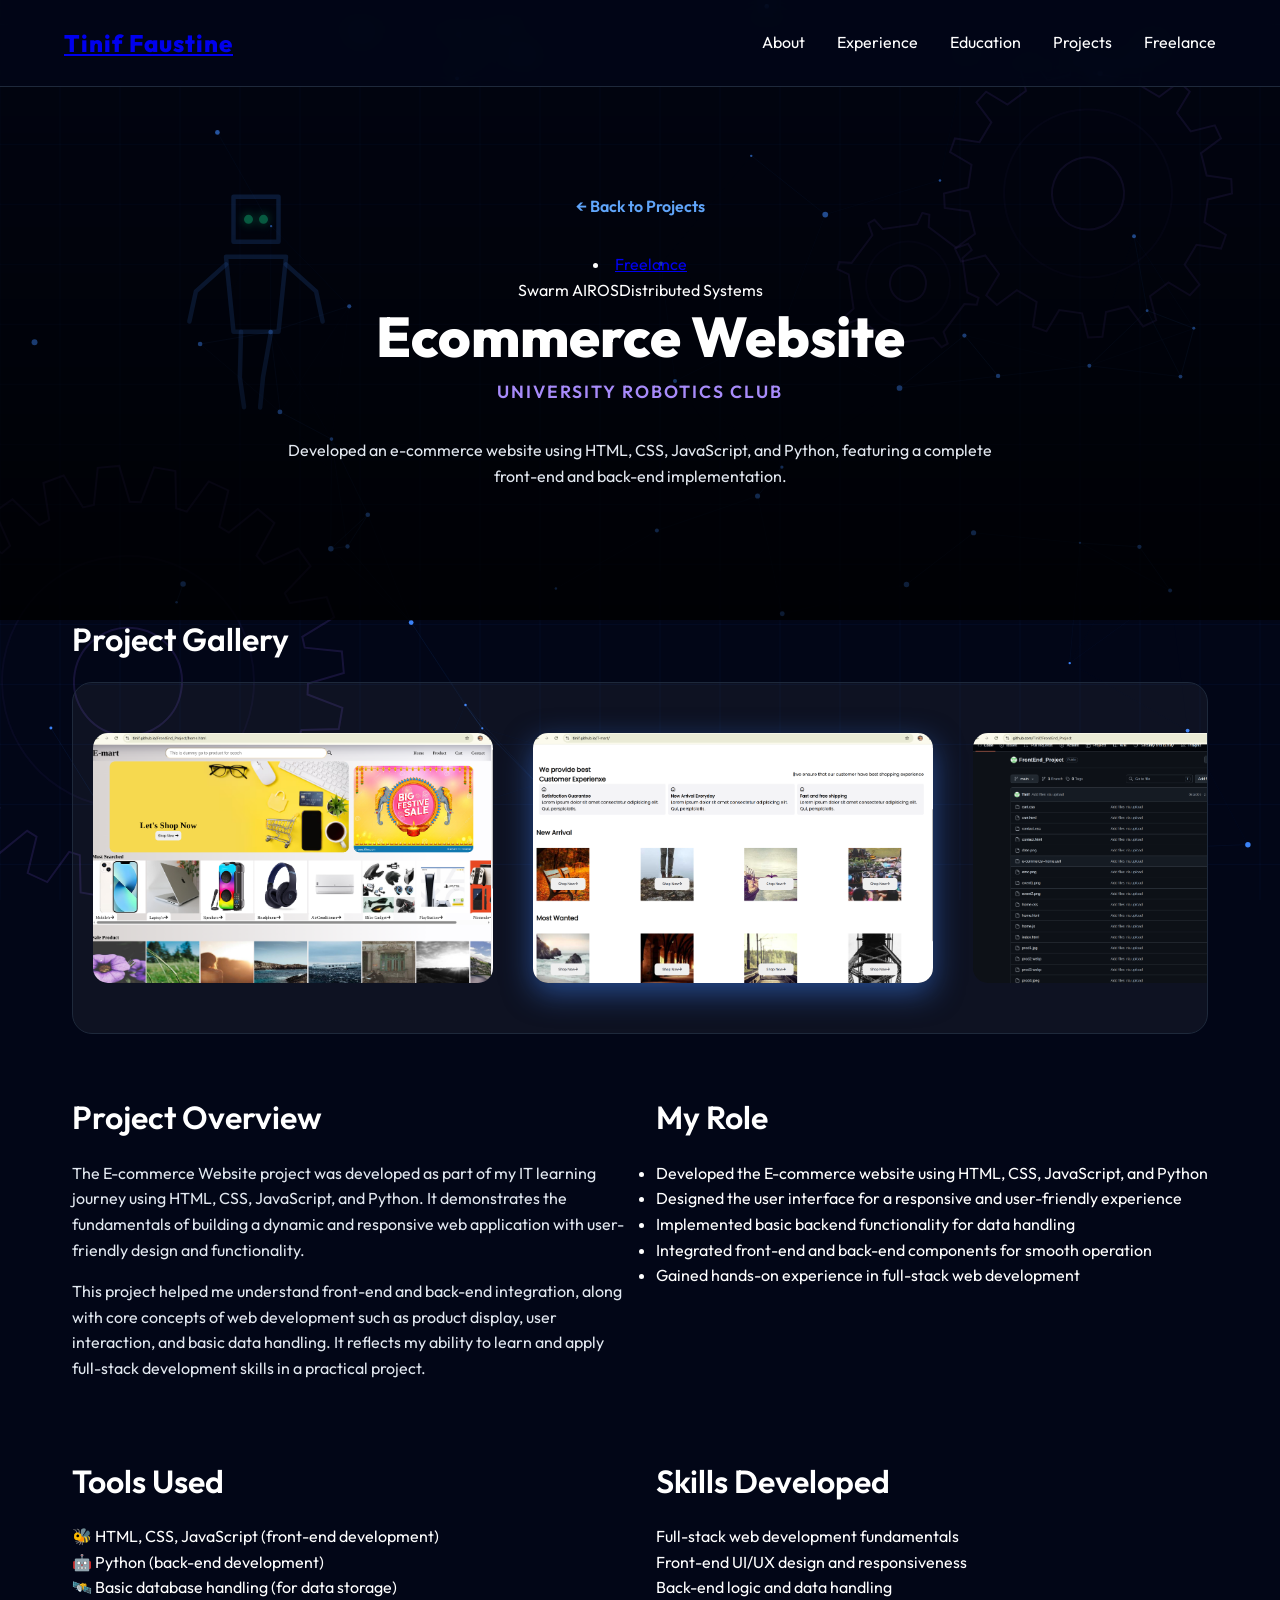
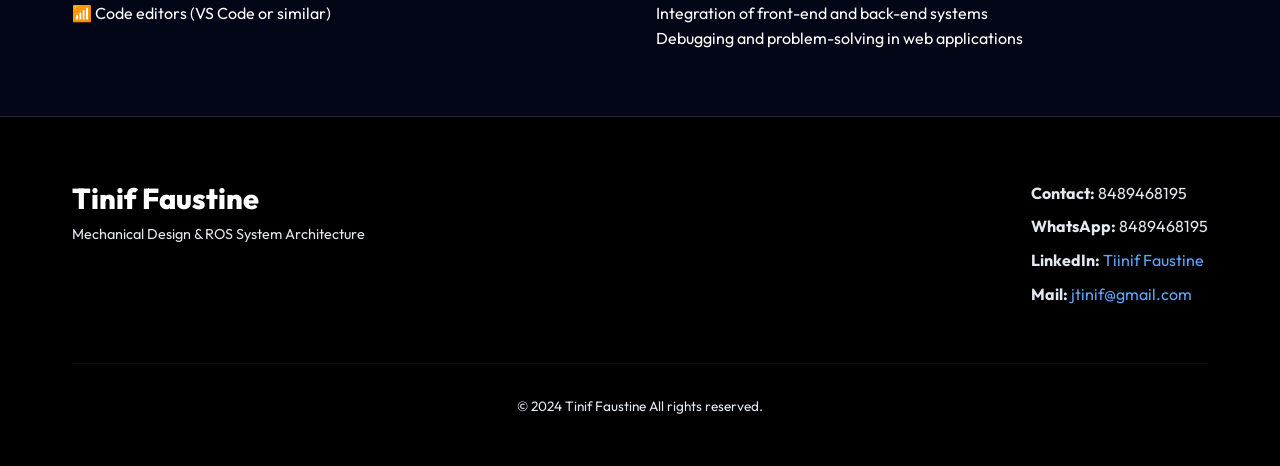
<file: projects/project7.html>
<!DOCTYPE html>
<html lang="en">
<head>
    <meta charset="UTF-8">
    <meta name="viewport" content="width=device-width, initial-scale=1.0">
    <title>Ecommerce Website – Project Detail</title>
    <link rel="stylesheet" href="../style.css">
    <link rel="stylesheet" href="project-detail.css">
    <link href="https://fonts.googleapis.com/css2?family=Outfit:wght@300;400;600;800&display=swap" rel="stylesheet">
</head>
<body>
    <canvas id="bg-canvas"></canvas>

    <nav class="navbar">
        <a href="../index.html" class="logo">Tinif Faustine</a>
        <button class="menu-toggle" id="mobile-menu" aria-label="Toggle menu">
            <span class="bar"></span>
            <span class="bar"></span>
            <span class="bar"></span>
        </button>
        <ul class="nav-links" id="nav-links">
            <li><a href="../index.html#about">About</a></li>
            <li><a href="../index.html#experience">Experience</a></li>
            <li><a href="../index.html#education">Education</a></li>
            <li><a href="../index.html#projects">Projects</a></li>
            <li><a href="../index.html#freelance">Freelance</a></li>
        </ul>
    </nav>

    <main class="project-detail-page">
        <section class="pd-hero">
            <div class="pd-hero-overlay"></div>
            <div class="pd-hero-content">
                <a href="../index.html#projects" class="back-btn">← Back to Projects</a>
            <li><a href="../index.html#freelance">Freelance</a></li>
                <div class="pd-tags">
                    <span>Swarm AI</span><span>ROS</span><span>Distributed Systems</span>
                </div>
                <h1>Ecommerce Website</h1>
                <div class="pd-company">University Robotics Club</div>
                <p>Developed an e-commerce website using HTML, CSS, JavaScript, and Python, featuring a complete front-end and back-end implementation.</p>
            </div>
        </section>

        <div class="pd-body container">
            <section class="pd-section reveal">
                <h2 class="pd-section-title">Project Gallery</h2>
                <div class="slider-container">
                    <div class="slider-track">
                        <div class="slider-item">
                            <img src="../assets/images/projects/project7/img1.png" alt="Project Image 1">
                        </div>
                        <div class="slider-item">
                            <img src="../assets/images/projects/project7/img2.png" alt="Project Image 2">
                        </div>
                        <div class="slider-item">
                            <img src="../assets/images/projects/project7/img3.png" alt="Project Image 3">
                        </div>
                        <div class="slider-item">
                            <img src="../assets/images/projects/project7/img4.png" alt="Project Image 4">
                        </div>
                        <div class="slider-item">
                            <img src="../assets/images/projects/project7/img5.png" alt="Project Image 5">
                        </div>
                        <div class="slider-item">
                            <img src="../assets/images/projects/project7/img5.png" alt="Project Image 5">
                        </div>
                        <div class="slider-item">
                            <img src="../assets/images/projects/project7/img5.png" alt="Project Image 5">
                        </div>


                        <div class="slider-item">
                            <img src="../assets/images/projects/project7/img1.png" alt="Project Image 1">
                        </div>
                        <div class="slider-item">
                            <img src="../assets/images/projects/project7/img2.png" alt="Project Image 2">
                        </div>
                        <div class="slider-item">
                            <img src="../assets/images/projects/project7/img3.png" alt="Project Image 3">
                        </div>
                        <div class="slider-item">
                            <img src="../assets/images/projects/project7/img4.png" alt="Project Image 4">
                        </div>
                        <div class="slider-item">
                            <img src="../assets/images/projects/project7/img5.png" alt="Project Image 5">
                        </div>
                        <div class="slider-item">
                            <img src="../assets/images/projects/project7/img5.png" alt="Project Image 5">
                        </div>
                        <div class="slider-item">
                            <img src="../assets/images/projects/project7/img5.png" alt="Project Image 5">
                        </div>
                    </div>
                </div>
            </section>

            <div class="pd-two-col">
                <section class="pd-section reveal">
                    <h2 class="pd-section-title">Project Overview</h2>
                    <p>The E-commerce Website project was developed as part of my IT learning journey using HTML, CSS, JavaScript, and Python. It demonstrates the fundamentals of building a dynamic and responsive web application with user-friendly design and functionality.</p>
                    <p>This project helped me understand front-end and back-end integration, along with core concepts of web development such as product display, user interaction, and basic data handling. It reflects my ability to learn and apply full-stack development skills in a practical project.</p>
                </section>

                <section class="pd-section reveal">
                    <h2 class="pd-section-title">My Role</h2>
                    <ul class="pd-role-list">
                        <li>Developed the E-commerce website using HTML, CSS, JavaScript, and Python</li>
                        <li>Designed the user interface for a responsive and user-friendly experience</li>
                        <li>Implemented basic backend functionality for data handling</li>
                        <li>Integrated front-end and back-end components for smooth operation</li>
                        <li>Gained hands-on experience in full-stack web development</li>
                        
                    </ul>
                </section>
            </div>

            <!-- Tools & Skills -->
            <div class="pd-two-col">
                <section class="pd-section reveal">
                    <h2 class="pd-section-title">Tools Used</h2>
                    <div class="pd-tools-grid">
                        <div class="pd-tool-badge">🐝 HTML, CSS, JavaScript (front-end development)</div>
                        <div class="pd-tool-badge">🤖 Python (back-end development)</div>
                        <div class="pd-tool-badge">🛰️ Basic database handling (for data storage)</div>
                        <div class="pd-tool-badge">📶 Code editors (VS Code or similar)</div>
                        
                    </div>
                </section>

                <section class="pd-section reveal">
                    <h2 class="pd-section-title">Skills Developed</h2>
                    <div class="pd-skills">
                        <div class="pd-skill">
                            <span>Full-stack web development fundamentals</span>
                            <div class="skill-bar"><div class="skill-fill" style="width: 95%"></div></div>
                        </div>
                        <div class="pd-skill">
                            <span>Front-end UI/UX design and responsiveness</span>
                            <div class="skill-bar"><div class="skill-fill" style="width: 90%"></div></div>
                        </div>
                        <div class="pd-skill">
                            <span>Back-end logic and data handling</span>
                            <div class="skill-bar"><div class="skill-fill" style="width: 80%"></div></div>
                        </div>
                        <div class="pd-skill">
                            <span>Integration of front-end and back-end systems</span>
                            <div class="skill-bar"><div class="skill-fill" style="width: 80%"></div></div>
                        </div>
                        <div class="pd-skill">
                            <span>Debugging and problem-solving in web applications</span>
                            <div class="skill-bar"><div class="skill-fill" style="width: 80%"></div></div>
                        </div>
                    </div>
                </section>
            </div>

        </div>
    </main>

    <footer class="footer">
        <div class="container">
            <div class="footer-content">
                <div class="footer-info">
                    <h3 class="footer-logo">Tinif Faustine</h3>
                    <p>Mechanical Design & ROS System Architecture</p>
                </div>
                <div class="footer-contact">
                    <p><strong>Contact:</strong> 8489468195</p>
                    <p><strong>WhatsApp:</strong> 8489468195</p>
                    <p><strong>LinkedIn:</strong> <a href="https://www.linkedin.com/in/tinif-faustine-j" target="_blank">Tiinif Faustine</a></p>
                    <p><strong>Mail:</strong> <a href="mailto:jtinif@gmail.com">jtinif@gmail.com</a></p>
                </div>
            </div>
            <div class="footer-bottom">
                <p>&copy; 2024 Tinif Faustine All rights reserved.</p>
            </div>
        </div>
    </footer>

    <script src="../script.js"></script>
</body>
</html>
</file>
<file: style.css>
:root {
    --bg-color: #020617;
    /* Darker background for more depth */
    --bg-darker: #000000;
    --text-main: #ffffff;
    --text-muted: #e2e8f0;
    /* Significantly brighter muted text for better contrast */
    --primary: #60a5fa;
    /* Lighter blue for better visibility on dark bg */
    --primary-hover: #3b82f6;
    --accent: #a78bfa;
    /* Lighter purple */
    --card-bg: #111827;
    /* Darker cards to contrast with background */
    --border-color: #1e293b;
    --font-sans: 'Outfit', sans-serif;
}

* {
    margin: 0;
    padding: 0;
    box-sizing: border-box;
}

html {
    scroll-behavior: smooth;
}

#bg-canvas {
    position: fixed;
    top: 0;
    left: 0;
    width: 100vw;
    height: 100vh;
    z-index: -2;
    pointer-events: none;
}

body {
    font-family: var(--font-sans);
    background-color: var(--bg-color);
    color: var(--text-main);
    line-height: 1.6;
    overflow-x: hidden;
    display: flex;
    flex-direction: column;
    min-height: 100vh;
}

main {
    flex: 1 0 auto;
}

/* Typography */
h1,
h2,
h3,
h4 {
    font-weight: 600;
    line-height: 1.2;
    margin-bottom: 1rem;
}

p {
    color: var(--text-muted);
    margin-bottom: 1rem;
}

.highlight {
    background: linear-gradient(135deg, var(--primary), var(--accent));
    -webkit-background-clip: text;
    -webkit-text-fill-color: transparent;
    display: inline-block;
}

.vibrant-mech {
    background: linear-gradient(135deg, #f59e0b, #ef4444);
    -webkit-background-clip: text;
    -webkit-text-fill-color: transparent;
    font-weight: 600;
    display: inline-block;
}

.vibrant-ros {
    background: linear-gradient(135deg, #10b981, #06b6d4);
    -webkit-background-clip: text;
    -webkit-text-fill-color: transparent;
    font-weight: 600;
    display: inline-block;
}

/* Layout */
.container {
    max-width: 1200px;
    margin: 0 auto;
    padding: 0 2rem;
}

.section {
    padding: 6rem 0;
}

#about.section {
    padding-bottom: 10rem;
}

.section.bg-darker {
    background-color: rgba(0, 0, 0, 0.5);
    backdrop-filter: blur(10px);
}

.section-title {
    font-size: 2.5rem;
    text-align: center;
    margin-bottom: 4rem;
    position: relative;
}

.section-title::after {
    content: '';
    position: absolute;
    bottom: -10px;
    left: 50%;
    transform: translateX(-50%);
    width: 60px;
    height: 4px;
    background: linear-gradient(90deg, var(--primary), var(--accent));
    border-radius: 2px;
}

.click-note {
    text-align: center;
    font-size: 0.95rem;
    color: var(--primary);
    margin-top: -2.5rem;
    margin-bottom: 3.5rem;
    font-style: italic;
    opacity: 0.8;
}

/* Navbar */
.navbar {
    position: fixed;
    top: 0;
    width: 100%;
    display: flex;
    justify-content: space-between;
    align-items: center;
    padding: 1.5rem 5%;
    background: rgba(2, 6, 23, 0.85);
    /* Matching --bg-color */
    backdrop-filter: blur(10px);
    z-index: 1000;
    border-bottom: 1px solid var(--border-color);
}

.logo {
    font-size: 1.5rem;
    font-weight: 800;
    letter-spacing: 1px;
}

.nav-links {
    list-style: none;
    display: flex;
    gap: 2rem;
}

.nav-links a {
    color: var(--text-main);
    text-decoration: none;
    font-weight: 400;
    transition: color 0.3s ease;
}

.nav-links a:hover {
    color: var(--primary);
}

.nav-links .nav-btn {
    border: 1px solid var(--primary);
    padding: 0.4rem 1.2rem;
    border-radius: 50px;
    background: rgba(59, 130, 246, 0.1);
    transition: all 0.3s ease;
}

.nav-links .nav-btn:hover {
    background: var(--primary);
    color: white;
    box-shadow: 0 4px 12px rgba(59, 130, 246, 0.3);
}

/* Hero Section */
.hero {
    height: 100vh;
    display: flex;
    align-items: center;
    justify-content: center;
    text-align: center;
    padding: 0 1rem;
    position: relative;
    overflow: hidden;
}

.hero::before {
    content: '';
    position: absolute;
    top: -50%;
    left: -50%;
    width: 200%;
    height: 200%;
    background: radial-gradient(circle, rgba(96, 165, 250, 0.15) 0%, rgba(2, 6, 23, 0) 50%);
    z-index: -1;
    animation: rotate 20s linear infinite;
}

@keyframes rotate {
    0% {
        transform: rotate(0deg);
    }

    100% {
        transform: rotate(360deg);
    }
}

.hero-content h1 {
    font-size: 4rem;
    font-weight: 800;
    margin-bottom: 1.5rem;
}

.hero-content p {
    font-size: 1.25rem;
    max-width: 600px;
    margin: 0 auto 2.5rem;
}

.btn {
    display: inline-block;
    padding: 1rem 2rem;
    background: linear-gradient(135deg, var(--primary), var(--accent));
    color: white;
    text-decoration: none;
    border-radius: 50px;
    font-weight: 600;
    transition: transform 0.3s ease, box-shadow 0.3s ease;
}

.btn.outline-btn {
    background: transparent;
    border: 2px solid var(--primary);
    color: var(--text-main);
}

.btn.outline-btn:hover {
    background: rgba(59, 130, 246, 0.1);
}

.btn:hover {
    transform: translateY(-3px);
    box-shadow: 0 10px 20px rgba(59, 130, 246, 0.3);
}

/* About */
.about-content {
    display: flex;
    flex-direction: column;
    align-items: center;
    gap: 2rem;
    max-width: 800px;
    margin: 0 auto;
    text-align: center;
    font-size: 1.1rem;
    margin-bottom: 4rem;
}

@media (min-width: 768px) {
    .about-content {
        flex-direction: row;
        text-align: left;
    }
}

.profile-image-container {
    flex-shrink: 0;
    position: relative;
    width: 350px;
    height: 350px;
    display: flex;
    justify-content: center;
    align-items: center;
}

.mirror-container {
    position: absolute;
    width: 100%;
    height: 100%;
    display: flex;
    justify-content: center;
    align-items: center;
    filter: url('#round');
    z-index: 1;
}

.profile-mirror {
    position: absolute;
    width: 300px;
    height: 300px;
    background: linear-gradient(135deg, var(--accent), var(--primary));
    clip-path: polygon(50% 0%, 100% 100%, 0% 100%);
    animation: float-spin 15s linear infinite;
}

.profile-mirror.small {
    width: 330px;
    height: 330px;
    background: linear-gradient(135deg, #00f2fe, var(--primary));
    animation: float-spin-reverse 20s linear infinite;
    opacity: 0.6;
}

.profile-photo {
    position: relative;
    width: 280px;
    height: 280px;
    object-fit: cover;
    border-radius: 50%;
    z-index: 2;
    background: var(--bg-darker);
    border: 4px solid var(--border-color);
}

@keyframes float-spin {
    0% {
        transform: rotate(0deg) scale(1);
        filter: hue-rotate(0deg);
    }

    33% {
        transform: rotate(120deg) scale(1.05);
        filter: hue-rotate(120deg);
    }

    66% {
        transform: rotate(240deg) scale(0.95);
        filter: hue-rotate(240deg);
    }

    100% {
        transform: rotate(360deg) scale(1);
        filter: hue-rotate(360deg);
    }
}

@keyframes float-spin-reverse {
    0% {
        transform: rotate(360deg) scale(1);
        filter: hue-rotate(0deg);
    }

    33% {
        transform: rotate(240deg) scale(1.1);
        filter: hue-rotate(-120deg);
    }

    66% {
        transform: rotate(120deg) scale(0.9);
        filter: hue-rotate(-240deg);
    }

    100% {
        transform: rotate(0deg) scale(1);
        filter: hue-rotate(-360deg);
    }
}

/* Skills & Expertise (New) */
.skills-expertise-container {
    margin-top: 4rem;
}

.sub-section-header {
    display: flex;
    align-items: center;
    justify-content: center;
    gap: 1.5rem;
    margin-bottom: 4rem;
    width: 100%;
}

@media (max-width: 768px) {
    .sub-section-header {
        gap: 0.8rem;
        margin-bottom: 2.5rem;
    }

    .sub-section-header h3 {
        font-size: 1.1rem;
        letter-spacing: 3px;
    }

    .sub-section-header .dot {
        width: 4px;
        height: 4px;
    }

    .sub-section-header .dot::after {
        width: 10px;
        height: 10px;
    }
}

.sub-section-header h3 {
    margin: 0;
    font-size: 1.5rem;
    letter-spacing: 6px;
    color: var(--primary);
    white-space: nowrap;
    text-transform: uppercase;
    font-weight: 400;
}

.sub-section-header .line {
    flex-grow: 1;
    height: 1px;
    background: linear-gradient(90deg, transparent, var(--primary), transparent);
}

.sub-section-header .dot {
    width: 6px;
    height: 6px;
    background-color: var(--primary);
    border-radius: 50%;
    box-shadow: 0 0 15px var(--primary), 0 0 5px white;
    position: relative;
}

.sub-section-header .dot::after {
    content: '';
    position: absolute;
    top: 50%;
    left: 50%;
    transform: translate(-50%, -50%);
    width: 12px;
    height: 12px;
    border: 1px solid var(--primary);
    border-radius: 50%;
    opacity: 0.5;
}

.expertise-grid {
    display: grid;
    grid-template-columns: repeat(4, 1fr);
    gap: 0;
    margin-bottom: 6rem;
}

.expertise-item {
    text-align: center;
    padding: 1.5rem;
    position: relative;
}

.expertise-item:not(:last-child)::after {
    content: '';
    position: absolute;
    right: 0;
    top: 20%;
    bottom: 20%;
    width: 1px;
    background: linear-gradient(to bottom, transparent, var(--border-color), transparent);
}

@media (max-width: 1024px) {
    .expertise-grid {
        grid-template-columns: repeat(4, 1fr);
        margin-bottom: 4rem;
    }

    .expertise-item:nth-child(2n)::after {
        display: block;
        /* Keep dividers for 4 columns */
    }

    .expertise-item:nth-child(4n)::after {
        display: none;
    }

    .expertise-item {
        padding: 0.5rem;
        border-bottom: none;
    }
}

@media (max-width: 768px) {
    .expertise-item h4 {
        font-size: 0.8rem;
    }

    .expertise-item p {
        font-size: 0.65rem;
        display: -webkit-box;
        -webkit-line-clamp: 2;
        -webkit-box-orient: vertical;
        overflow: hidden;
    }

    .expertise-icon {
        width: 35px;
        height: 35px;
        margin-bottom: 0.8rem;
    }

    .expertise-icon svg {
        width: 30px;
        height: 30px;
    }
}

@media (max-width: 480px) {
    .expertise-item h4 {
        font-size: 0.7rem;
        letter-spacing: -0.5px;
    }

    .expertise-item p {
        display: none;
        /* Hide subtitle on very small screens to save space */
    }
}

.expertise-item h4 {
    margin-bottom: 0.25rem;
    font-size: 1.1rem;
}

.expertise-item p {
    font-size: 0.85rem;
    margin: 0;
}

.expertise-icon {
    width: 60px;
    height: 60px;
    margin: 0 auto 1.5rem;
    display: flex;
    align-items: center;
    justify-content: center;
}

.what-i-do-grid {
    display: grid;
    grid-template-columns: repeat(6, 1fr);
    gap: 0;
}

.what-i-do-item {
    text-align: center;
    display: flex;
    flex-direction: column;
    align-items: center;
    padding: 1rem;
    position: relative;
}

.what-i-do-item:not(:last-child)::after {
    content: '';
    position: absolute;
    right: 0;
    top: 15%;
    bottom: 15%;
    width: 1px;
    background: linear-gradient(to bottom, transparent, var(--border-color), transparent);
}

@media (max-width: 1024px) {
    .what-i-do-grid {
        grid-template-columns: repeat(3, 1fr);
    }

    .what-i-do-item:nth-child(3n)::after {
        display: none;
    }

    .what-i-do-item {
        padding: 1.5rem 0.5rem;
    }
}

@media (max-width: 1024px) {
    .what-i-do-grid {
        grid-template-columns: repeat(3, 1fr);
    }

    .what-i-do-item:nth-child(3n)::after {
        display: none;
    }

    .what-i-do-item {
        padding: 1.5rem 0.5rem;
        border-bottom: 1px solid rgba(30, 41, 59, 0.2);
    }

    .what-i-do-item:nth-last-child(-n+3) {
        border-bottom: none;
    }
}

@media (max-width: 768px) {
    .circle-icon {
        width: 55px;
        height: 55px;
        margin-bottom: 0.8rem;
    }

    .circle-icon svg {
        width: 24px;
        height: 24px;
    }

    .what-i-do-item h4 {
        font-size: 0.75rem;
        max-width: 100px;
    }
}

@media (max-width: 480px) {
    .what-i-do-grid {
        gap: 0.5rem 0;
    }

    .what-i-do-item {
        padding: 1rem 0.2rem;
    }
}

.circle-icon {
    width: 80px;
    height: 80px;
    border: 1px solid var(--primary);
    border-radius: 50%;
    display: flex;
    align-items: center;
    justify-content: center;
    margin-bottom: 1.5rem;
    position: relative;
    box-shadow: 0 0 15px rgba(59, 130, 246, 0.15);
    transition: all 0.3s ease;
}

.what-i-do-item:hover .circle-icon {
    transform: scale(1.1);
    box-shadow: 0 0 30px rgba(59, 130, 246, 0.4);
    background: rgba(59, 130, 246, 0.05);
}

.what-i-do-item h4 {
    font-size: 0.85rem;
    font-weight: 400;
    margin: 0;
    max-width: 130px;
    line-height: 1.3;
    color: var(--text-muted);
}

.what-i-do-item:hover h4 {
    color: var(--text-main);
}

/* Timeline (Experience) */
.timeline {
    max-width: 800px;
    margin: 0 auto;
    position: relative;
}

.timeline::before {
    content: '';
    position: absolute;
    top: 0;
    bottom: 0;
    left: 20px;
    width: 2px;
    background: var(--border-color);
}

.timeline-item {
    position: relative;
    padding-left: 60px;
    margin-bottom: 3rem;
}

.timeline-item:last-child {
    margin-bottom: 0;
}

.timeline-item::before {
    content: '';
    position: absolute;
    left: 14px;
    top: 0;
    width: 14px;
    height: 14px;
    background: var(--primary);
    border-radius: 50%;
    box-shadow: 0 0 0 4px var(--bg-darker);
}

.timeline-date {
    font-weight: 600;
    color: var(--accent);
    margin-bottom: 0.5rem;
}

.timeline-content {
    background: var(--card-bg);
    padding: 1.5rem;
    border-radius: 8px;
    border: 1px solid var(--border-color);
    transition: transform 0.3s ease;
}

.timeline-content:hover {
    transform: translateY(-5px);
}

.timeline-content h3 {
    margin-bottom: 0.25rem;
}

/* Show More Experience */
.hidden-experience {
    display: none;
    opacity: 0;
    transform: translateY(20px);
    transition: opacity 0.4s ease, transform 0.4s ease;
}

.hidden-experience.is-visible {
    display: block;
}

.hidden-experience.show {
    opacity: 1;
    transform: translateY(0);
}

.show-more-container {
    display: flex;
    justify-content: center;
    margin-top: 2rem;
    padding: 1rem;
    position: relative;
    z-index: 10;
}

#show-more-experience {
    min-width: 160px;
    cursor: pointer;
    background: rgba(96, 165, 250, 0.1);
    border: 2px solid var(--primary);
    color: var(--text-main);
    padding: 0.8rem 2rem;
    border-radius: 50px;
    font-weight: 600;
    transition: all 0.3s cubic-bezier(0.4, 0, 0.2, 1);
    -webkit-tap-highlight-color: transparent;
}

#show-more-experience:hover,
#show-more-experience:active {
    background: var(--primary);
    color: white;
    box-shadow: 0 0 25px rgba(96, 165, 250, 0.5);
    transform: translateY(-2px);
}

@media (max-width: 768px) {
    .timeline-item {
        padding-left: 45px;
    }

    .timeline::before {
        left: 15px;
    }

    .timeline-item::before {
        left: 9px;
    }

    .show-more-container {
        margin-top: 1.5rem;
    }
}

/* Cards (Education) */
.card-grid {
    display: grid;
    grid-template-columns: repeat(auto-fit, minmax(300px, 1fr));
    gap: 2rem;
}

.card {
    background: var(--card-bg);
    padding: 2rem;
    border-radius: 12px;
    border: 1px solid var(--border-color);
    transition: transform 0.3s ease;
}

.card:hover {
    transform: translateY(-5px);
    border-color: var(--primary);
}

.card h3 {
    font-size: 1.25rem;
    margin-bottom: 0.5rem;
}

.card .institution {
    color: var(--text-main);
    font-weight: 600;
}

    font-size: 0.9rem;
    margin-bottom: 1rem;
}

/* Certifications */
.certifications-wrapper {
    width: 100%;
    overflow: hidden;
    position: relative;
}

.certifications-wrapper::before,
.certifications-wrapper::after {
    content: '';
    position: absolute;
    top: 0;
    bottom: 0;
    width: 100px;
    z-index: 2;
    pointer-events: none;
}

.certifications-wrapper::before {
    left: 0;
    background: linear-gradient(to right, var(--bg-color), transparent);
}

.certifications-wrapper::after {
    right: 0;
    background: linear-gradient(to left, var(--bg-color), transparent);
}

.marquee-container {
    display: flex;
    width: 100%;
    overflow: hidden;
}

.marquee-content {
    display: flex;
    gap: 1.5rem;
    padding-right: 1.5rem; /* Match gap */
    min-width: 100%;
    width: max-content;
    flex-shrink: 0;
}

.marquee-content.left-to-right {
    animation: marquee-scroll-ltr 15s linear infinite;
}

.marquee-content.right-to-left {
    animation: marquee-scroll-rtl 15s linear infinite;
}

.marquee-content:hover {
    animation-play-state: paused;
}

@keyframes marquee-scroll-ltr {
    0% {
        transform: translateX(-50%);
    }
    100% {
        transform: translateX(0);
    }
}

@keyframes marquee-scroll-rtl {
    0% {
        transform: translateX(0);
    }
    100% {
        transform: translateX(-50%);
    }
}

.cert-card {
    position: relative;
    flex: 0 0 auto;
    width: 300px;
    height: 220px;
    border-radius: 12px;
    overflow: hidden;
    border: 1px solid var(--border-color);
    background: var(--card-bg);
}

.cert-card img {
    width: 100%;
    height: 100%;
    object-fit: cover;
    transition: transform 0.4s ease;
}

.cert-card:hover img {
    transform: scale(1.05);
}

.cert-caption {
    position: absolute;
    bottom: 0;
    left: 0;
    width: 100%;
    background: linear-gradient(transparent, rgba(0, 0, 0, 0.9));
    color: var(--text-main);
    padding: 2rem 1rem 1rem;
    text-align: center;
    font-weight: 600;
    font-size: 0.95rem;
    text-shadow: 0 2px 4px rgba(0,0,0,0.5);
}

/* Projects */
.project-grid {
    display: grid;
    grid-template-columns: repeat(auto-fit, minmax(320px, 1fr));
    gap: 2rem;
}

.project-card {
    background: var(--card-bg);
    border-radius: 12px;
    overflow: hidden;
    border: 1px solid var(--border-color);
    transition: transform 0.3s ease, box-shadow 0.3s ease;
    text-decoration: none;
    color: inherit;
    display: block;
}

.marquee-content .project-card {
    flex: 0 0 auto;
    width: 350px;
}

.project-card:hover {
    transform: translateY(-10px);
    box-shadow: 0 20px 40px rgba(0, 0, 0, 0.4);
}

.project-image {
    width: 100%;
    height: 200px;
    overflow: hidden;
    background: var(--bg-darker);
}

.project-image img {
    width: 100%;
    height: 100%;
    object-fit: cover;
    transition: transform 0.3s ease;
}

.project-card:hover .project-image img {
    transform: scale(1.05);
}

.project-info {
    padding: 1.5rem;
}

.project-info h3 {
    margin-bottom: 0.25rem;
}

.project-company {
    color: var(--accent);
    font-size: 0.85rem;
    font-weight: 600;
    margin-bottom: 0.75rem;
    text-transform: uppercase;
    letter-spacing: 1px;
}

.tags {
    display: flex;
    flex-wrap: wrap;
    gap: 0.5rem;
    margin-top: 1rem;
}

.tags span {
    background: rgba(59, 130, 246, 0.1);
    color: var(--primary);
    padding: 0.25rem 0.75rem;
    border-radius: 50px;
    font-size: 0.85rem;
}

/* Footer */
.footer {
    padding: 4rem 0 2rem;
    border-top: 1px solid var(--border-color);
    background: var(--bg-darker);
    margin-top: auto;
}

.footer-content {
    display: flex;
    justify-content: space-between;
    align-items: flex-start;
    flex-wrap: wrap;
    gap: 2rem;
    margin-bottom: 3rem;
}

.footer-logo {
    font-size: 1.8rem;
    font-weight: 800;
    margin-bottom: 0.5rem;
}

.footer-info p {
    color: var(--text-muted);
    font-size: 0.9rem;
}

.footer-contact p {
    margin-bottom: 0.5rem;
    color: var(--text-muted);
}

.footer-contact a {
    color: var(--primary);
    text-decoration: none;
    transition: color 0.3s ease;
}

.footer-contact a:hover {
    color: var(--accent);
}

.footer-bottom {
    text-align: center;
    padding-top: 2rem;
    border-top: 1px solid rgba(255, 255, 255, 0.05);
    font-size: 0.85rem;
    color: var(--text-muted);
}

@media (max-width: 768px) {
    .footer-content {
        flex-direction: column;
        text-align: center;
        align-items: center;
    }
}

/* Animations (Reveal on scroll) */
.reveal {
    opacity: 0;
    transform: translateY(50px);
    transition: all 0.8s ease;
}

.reveal.active {
    opacity: 1;
    transform: translateY(0);
}

/* Mobile Menu Toggle */
.menu-toggle {
    display: none;
    flex-direction: column;
    justify-content: center;
    align-items: center;
    cursor: pointer;
    z-index: 1100;
    background: transparent;
    border: none;
    padding: 4px;
    gap: 5px;
}

.menu-toggle .bar {
    display: block;
    width: 26px;
    height: 3px;
    background-color: var(--text-main);
    border-radius: 3px;
    transition: all 0.3s ease;
}

/* Responsive */
@media (max-width: 768px) {
    .menu-toggle {
        display: flex;
    }

    .nav-links {
        display: flex;
        position: fixed;
        top: -320px;
        right: 0;
        width: 60%;
        max-width: 280px;
        flex-direction: column;
        align-items: stretch;
        gap: 0;
        background: rgba(11, 17, 32, 0.96);
        backdrop-filter: blur(20px);
        border: 1px solid var(--border-color);
        border-top: none;
        border-radius: 0 0 0 16px;
        transition: top 0.35s cubic-bezier(0.4, 0, 0.2, 1), opacity 0.3s ease;
        z-index: 1050;
        padding: 1rem 0;
        opacity: 0;
        pointer-events: none;
        box-shadow: 0 12px 40px rgba(0, 0, 0, 0.5);
    }

    .nav-links li {
        width: 100%;
    }

    .nav-links li a {
        display: block;
        padding: 0.85rem 2rem;
        font-size: 1rem;
        width: 100%;
        border-bottom: 1px solid rgba(51, 65, 85, 0.4);
    }

    .nav-links li:last-child a {
        border-bottom: none;
    }

    .nav-links.active {
        top: 70px;
        opacity: 1;
        pointer-events: all;
    }



    /* Hamburger → X animation */
    .menu-toggle.is-active .bar:nth-child(1) {
        transform: translateY(8px) rotate(45deg);
    }

    .menu-toggle.is-active .bar:nth-child(2) {
        opacity: 0;
        transform: scaleX(0);
    }

    .menu-toggle.is-active .bar:nth-child(3) {
        transform: translateY(-8px) rotate(-45deg);
    }

    .hero-content h1 {
        font-size: 2.5rem;
    }

    .profile-image-container {
        width: 280px;
        height: 280px;
    }

    .profile-mirror {
        width: 240px;
        height: 240px;
    }

    .profile-mirror.small {
        width: 265px;
        height: 265px;
    }

    .profile-photo {
        width: 220px;
        height: 220px;
    }
}

@media (max-width: 480px) {
    #about .container {
        padding: 0 0.75rem;
    }
}
</file>
<file: projects/project-detail.css>
/* Project Detail Styles */
.project-detail-page {
    padding-top: 80px;
}

.pd-hero {
    position: relative;
    height: 60vh;
    display: flex;
    align-items: center;
    justify-content: center;
    text-align: center;
    overflow: hidden;
    color: white;
}

.pd-hero-overlay {
    position: absolute;
    top: 0;
    left: 0;
    width: 100%;
    height: 100%;
    background: linear-gradient(to bottom, rgba(0, 0, 0, 0.3), rgba(0, 0, 0, 0.8));
    z-index: 1;
}

.pd-hero-content {
    position: relative;
    z-index: 2;
    max-width: 800px;
    padding: 2rem;
}

.pd-hero h1 {
    font-size: 3.5rem;
    margin-bottom: 0.5rem;
    font-weight: 800;
}

.pd-company {
    font-size: 1.1rem;
    color: var(--accent);
    font-weight: 600;
    margin-bottom: 2rem;
    text-transform: uppercase;
    letter-spacing: 2px;
}

.back-btn {
    display: inline-block;
    margin-bottom: 2rem;
    color: var(--primary);
    text-decoration: none;
    font-weight: 600;
    transition: transform 0.3s ease;
}

.back-btn:hover {
    transform: translateX(-5px);
}

/* Slider Styles */
.slider-container {
    width: 100%;
    overflow: hidden;
    position: relative;
    padding: 50px 0;
    background: rgba(255, 255, 255, 0.05);
    border-radius: 20px;
    border: 1px solid var(--border-color);
}

.slider-track {
    display: flex;
    width: fit-content;
    animation: scroll-left 35s linear infinite;
}

@keyframes scroll-left {
    0% {
        transform: translateX(0);
    }

    100% {
        transform: translateX(-50%);
    }
}

.slider-item {
    flex: 0 0 400px;
    height: 250px;
    margin: 0 20px;
    border-radius: 15px;
    overflow: hidden;
    transition: transform 0.5s ease, filter 0.5s ease, box-shadow 0.5s ease;
    filter: brightness(0.7) scale(0.9);
    /* Increased brightness for better contrast */
    position: relative;
}

.slider-item img {
    width: 100%;
    height: 100%;
    object-fit: cover;
}

/* Highlighting the center image using JS-based detection or CSS approximation */
/* For CSS approximation, we can't easily detect "center" in a moving track without JS */
/* But we can style a class '.highlight' that JS will apply */
.slider-item.highlighted {
    filter: brightness(1) scale(1.1);
    box-shadow: 0 10px 30px rgba(59, 130, 246, 0.5);
    z-index: 10;
}

.pd-section {
    margin-bottom: 4rem;
}

.pd-section-title {
    font-size: 2rem;
    margin-bottom: 1.5rem;
    color: var(--text-main);
}

.pd-two-col {
    display: grid;
    grid-template-columns: 1fr 1fr;
    gap: 2rem;
}

.pd-img-placeholder {
    background: var(--card-bg);
    border: 2px dashed var(--border-color);
    border-radius: 12px;
    display: flex;
    flex-direction: column;
    align-items: center;
    justify-content: center;
    padding: 40px;
    text-align: center;
    color: var(--text-muted);
}

@media (max-width: 768px) {
    .pd-two-col {
        grid-template-columns: 1fr;
    }

    .pd-hero h1 {
        font-size: 2.5rem;
    }
}
</file>
